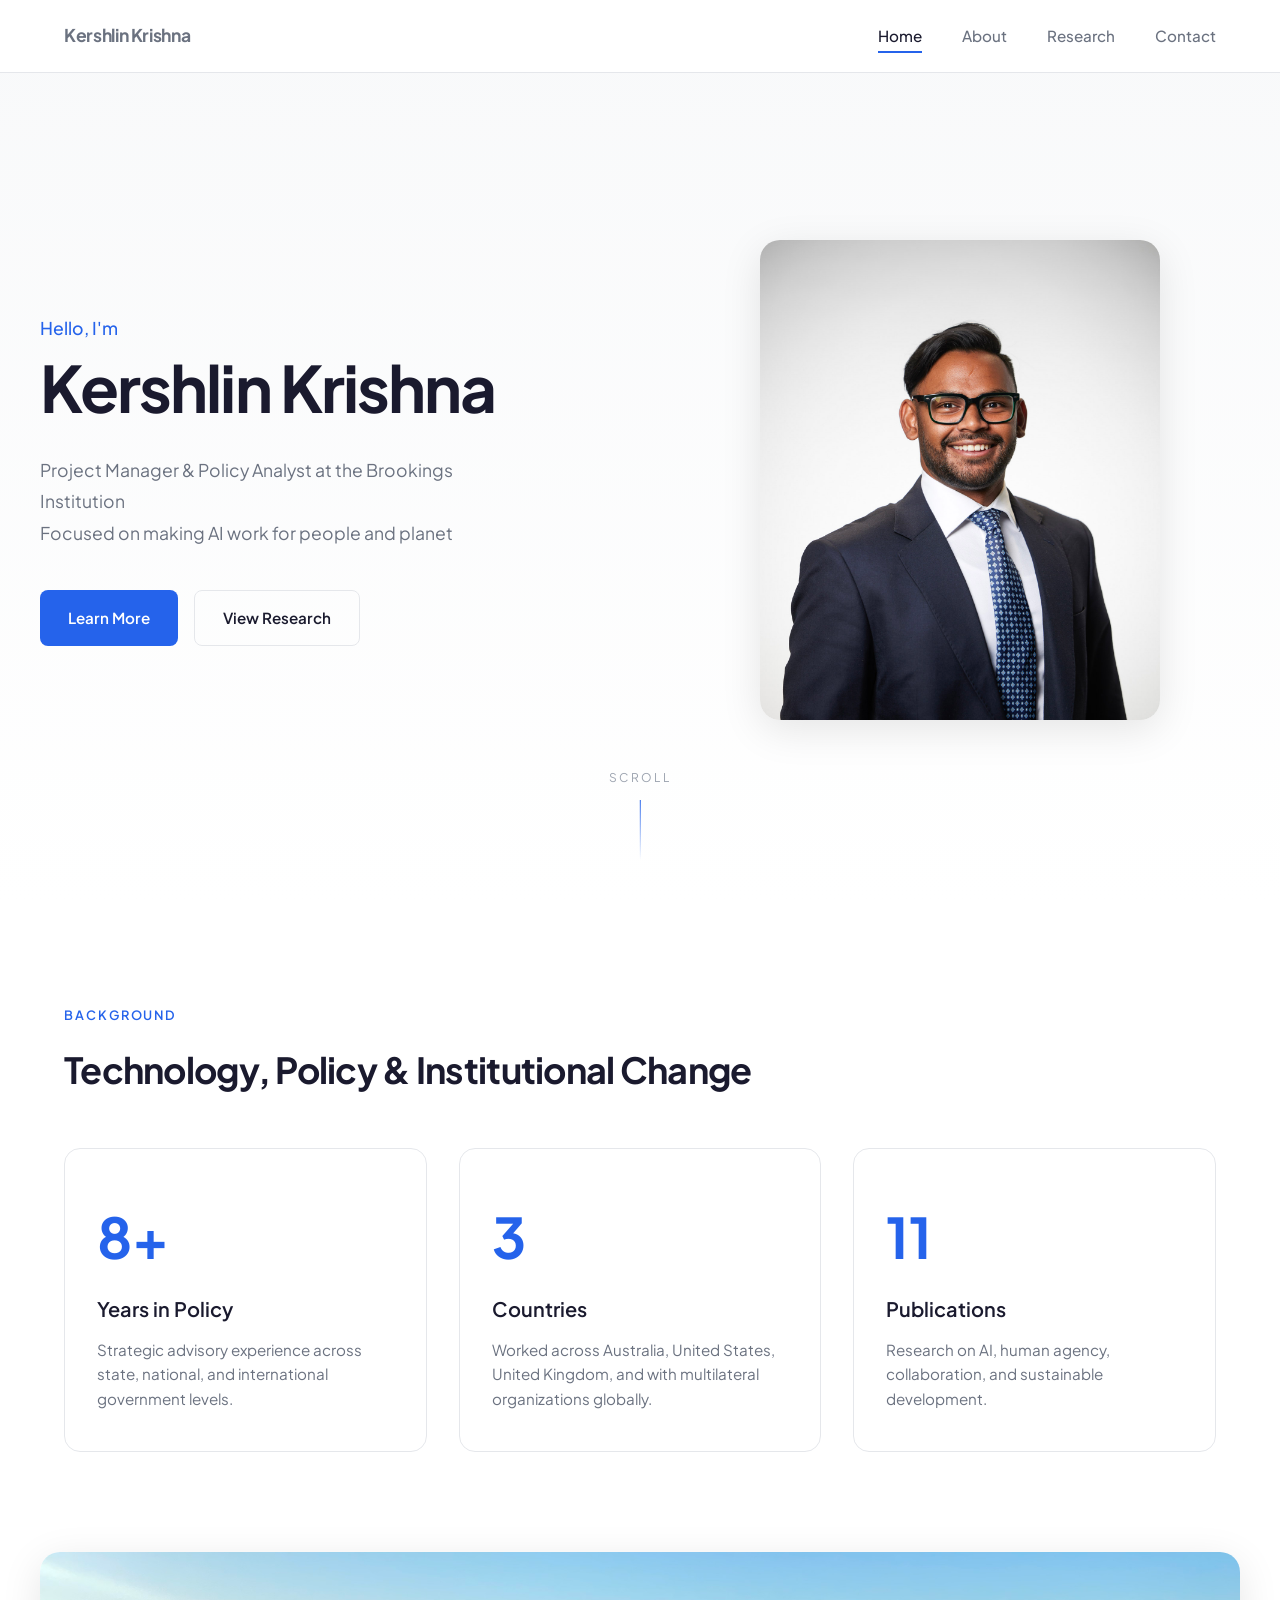
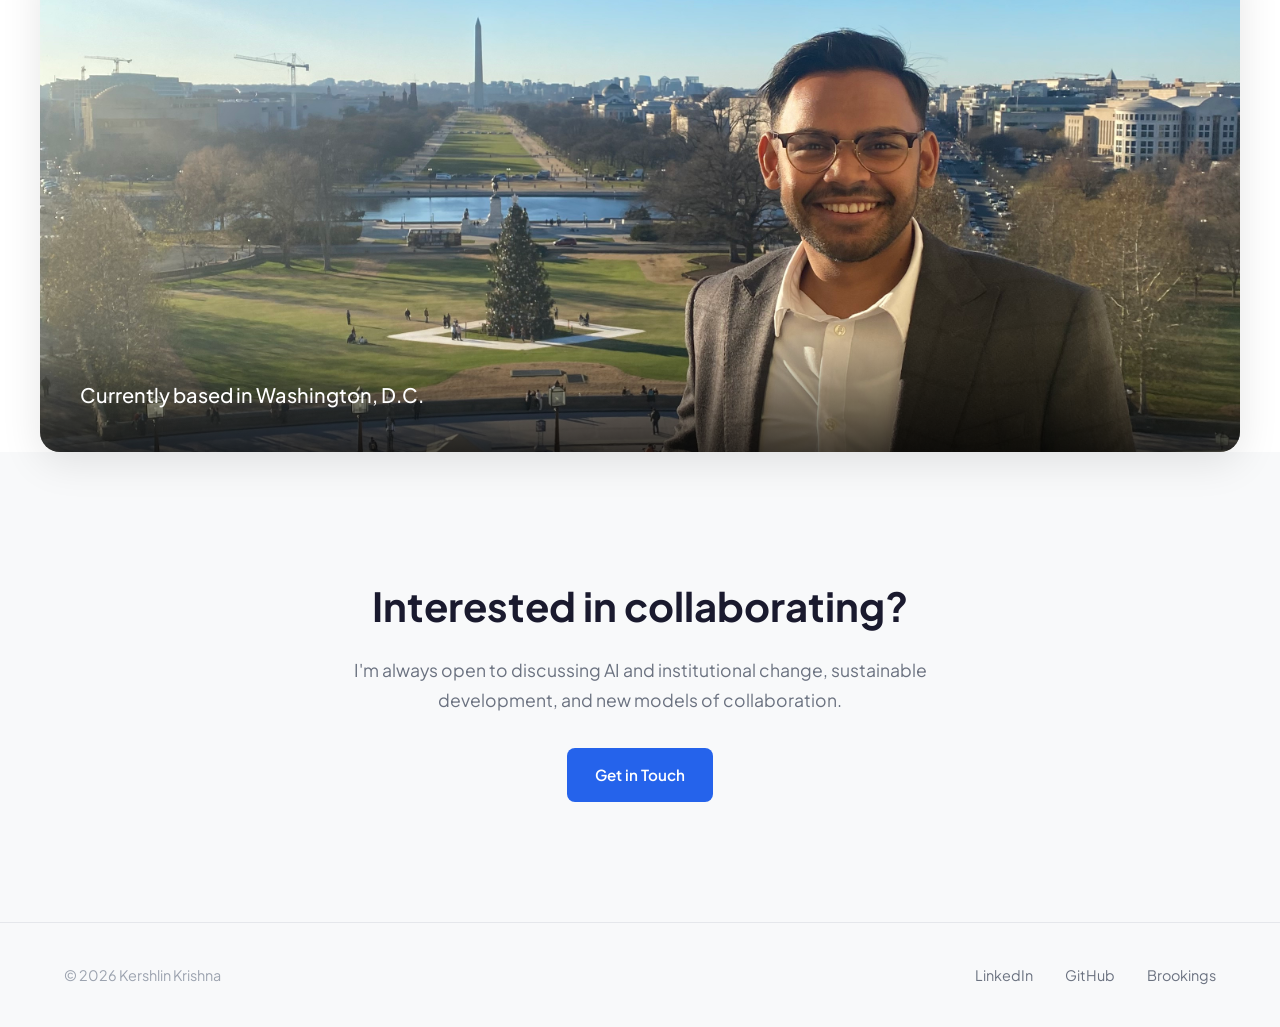
<file: index.html>
<!DOCTYPE html>
<html lang="en">
<head>
    <meta charset="UTF-8">
    <meta name="viewport" content="width=device-width, initial-scale=1.0">
    <title>Kershlin Krishna | Global Policy Professional</title>
    <link rel="stylesheet" href="styles.css">
    <link rel="icon" type="image/jpg" href="favicon.jpg">
    <link rel="preconnect" href="https://fonts.googleapis.com">
    <link rel="preconnect" href="https://fonts.gstatic.com" crossorigin>
    <link href="https://fonts.googleapis.com/css2?family=Plus+Jakarta+Sans:wght@300;400;500;600;700&display=swap" rel="stylesheet">
</head>
<body>
    <nav class="navbar">
        <div class="nav-container">
            <a href="/home" class="nav-logo">Kershlin Krishna</a>
            <ul class="nav-menu">
                <li><a href="/home" class="nav-link active">Home</a></li>
                <li><a href="/about" class="nav-link">About</a></li>
                <li><a href="/research" class="nav-link">Research</a></li>
                <li><a href="/contact" class="nav-link">Contact</a></li>
            </ul>
            <button class="nav-toggle" aria-label="Toggle menu">
                <span></span>
                <span></span>
                <span></span>
            </button>
        </div>
    </nav>

    <main>
        <section class="hero">
            <div class="hero-content">
                <div class="hero-text">
                    <p class="hero-greeting">Hello, I'm</p>
                    <h1 class="hero-title">Kershlin Krishna</h1>
                    <p class="hero-description">
                        Project Manager & Policy Analyst at the Brookings Institution<br>
                        Focused on making AI work for people and planet
                    </p>
                    <div class="hero-cta">
                        <a href="/about" class="btn btn-primary">Learn More</a>
                        <a href="/research" class="btn btn-secondary">View Research</a>
                    </div>
                </div>
                <div class="hero-image">
                    <div class="image-wrapper">
                        <img src="favicon_1.jpg" alt="Kershlin Krishna">
                    </div>
                </div>
            </div>
            <div class="hero-scroll">
                <span>Scroll</span>
                <div class="scroll-line"></div>
            </div>
        </section>

        <section class="highlights">
            <div class="container">
                <div class="section-header">
                    <span class="section-tag">Background</span>
                    <h2>Technology, Policy &amp; Institutional Change</h2>
                </div>
                <div class="highlights-grid">
                    <div class="highlight-card">
                        <div class="highlight-number">8+</div>
                        <h3>Years in Policy</h3>
                        <p>Strategic advisory experience across state, national, and international government levels.</p>
                    </div>
                    <div class="highlight-card">
                        <div class="highlight-number">3</div>
                        <h3>Countries</h3>
                        <p>Worked across Australia, United States, United Kingdom, and with multilateral organizations globally.</p>
                    </div>
                    <div class="highlight-card">
                        <div class="highlight-number">11</div>
                        <h3>Publications</h3>
                        <p>Research on AI, human agency, collaboration, and sustainable development.</p>
                    </div>
                </div>
            </div>
        </section>

        <section class="featured-image">
            <div class="featured-wrapper">
                <img src="favicon_4.jpeg" alt="Washington D.C. National Mall">
                <div class="featured-overlay">
                    <p class="featured-caption">Currently based in Washington, D.C.</p>
                </div>
            </div>
        </section>

        <section class="cta-section">
            <div class="container">
                <h2>Interested in collaborating?</h2>
                <p>I'm always open to discussing AI and institutional change, sustainable development, and new models of collaboration.</p>
                <a href="/contact" class="btn btn-primary">Get in Touch</a>
            </div>
        </section>
    </main>

    <footer>
        <div class="container">
            <div class="footer-content">
                <p>&copy; 2026 Kershlin Krishna</p>
                <div class="footer-links">
                    <a href="https://www.linkedin.com/in/kershlinkrishna/" target="_blank" rel="noopener noreferrer">LinkedIn</a>
                    <a href="https://github.com/kershlin23" target="_blank" rel="noopener noreferrer">GitHub</a>
                    <a href="https://www.brookings.edu/people/kershlin-krishna/" target="_blank" rel="noopener noreferrer">Brookings</a>
                </div>
            </div>
        </div>
    </footer>

    <script src="script.js"></script>
</body>
</html>
</file>
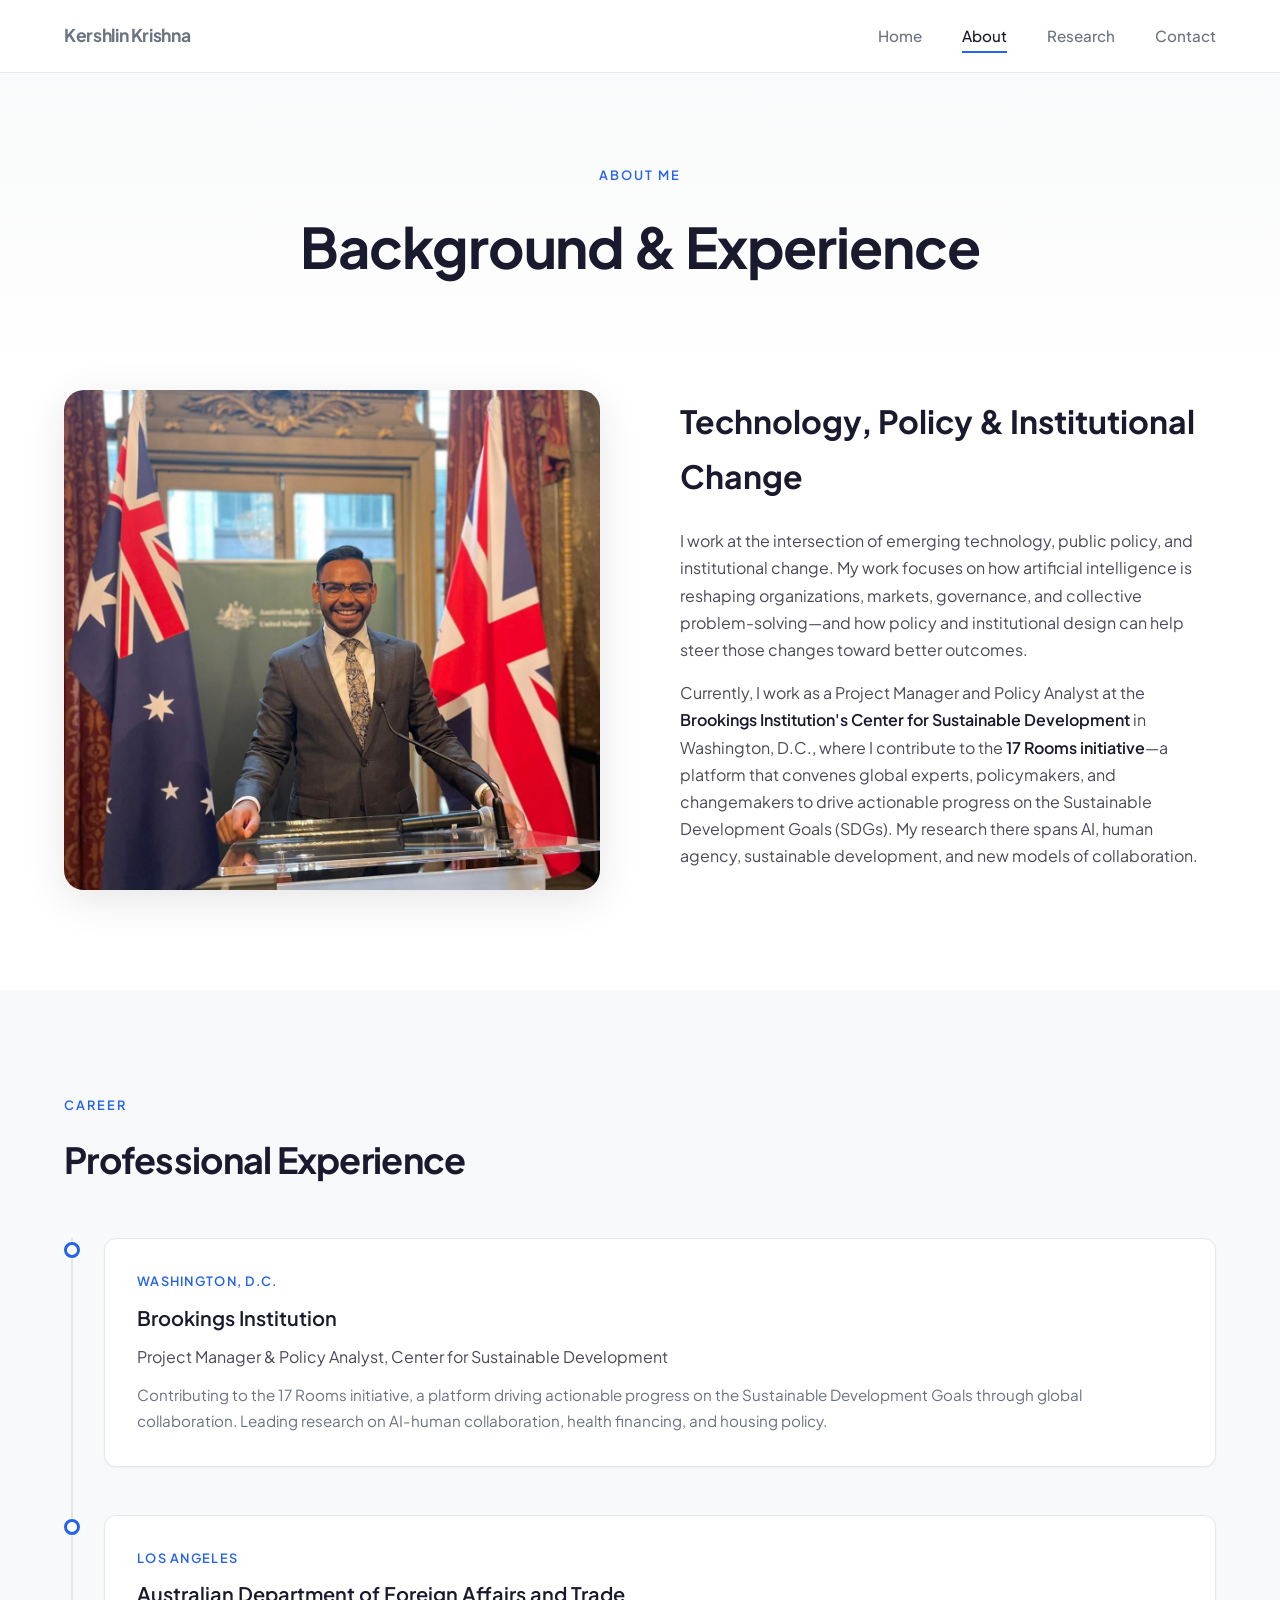
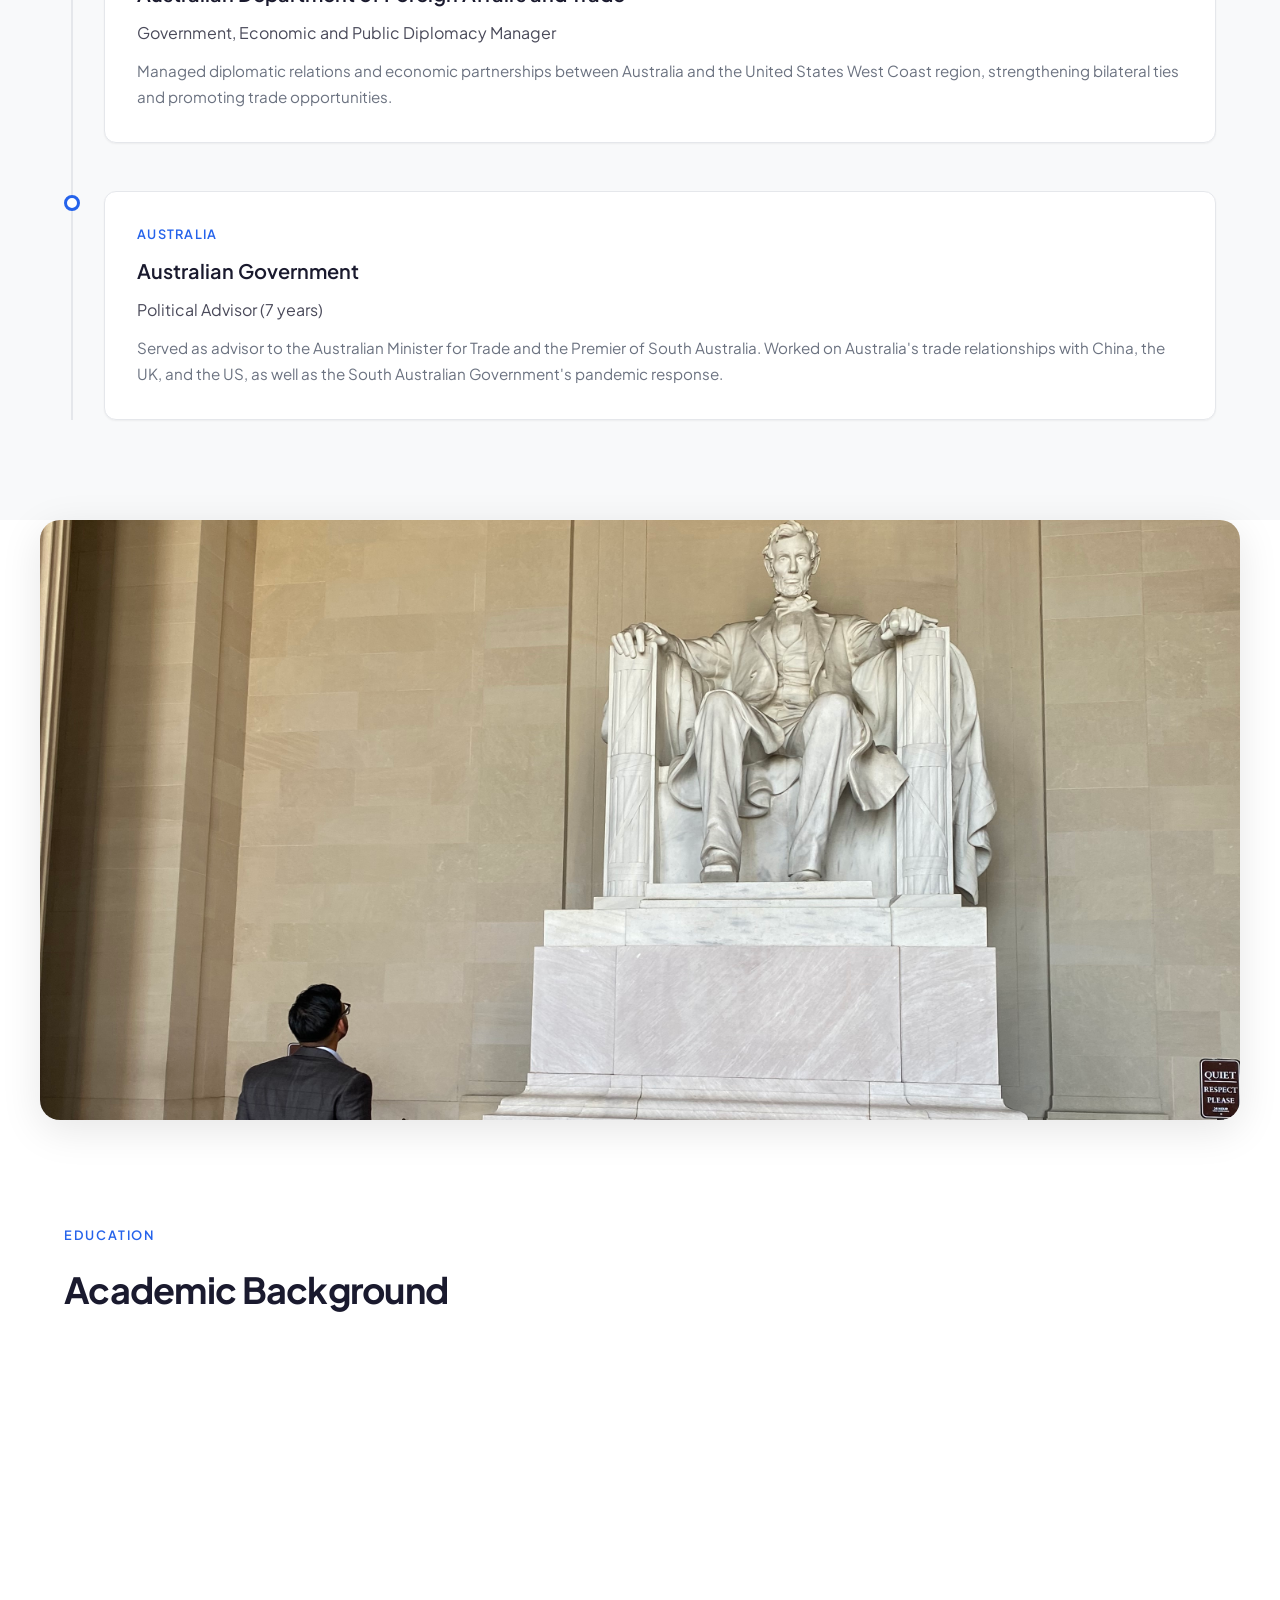
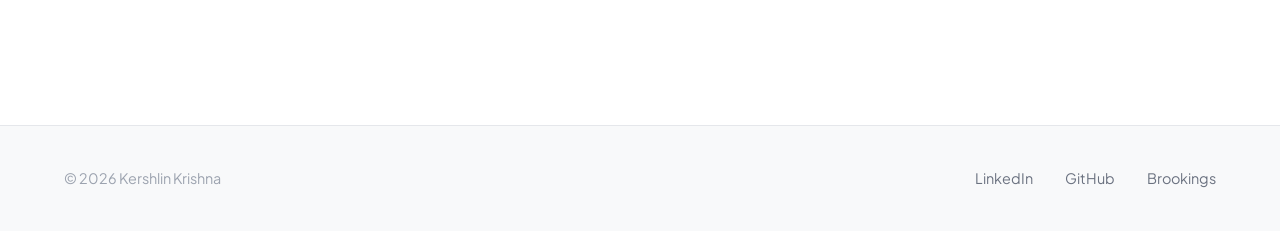
<file: about/index.html>
<!DOCTYPE html>
<html lang="en">
<head>
    <meta charset="UTF-8">
    <meta name="viewport" content="width=device-width, initial-scale=1.0">
    <title>About | Kershlin Krishna</title>
    <link rel="stylesheet" href="/styles.css">
    <link rel="icon" type="image/jpg" href="/favicon.jpg">
    <link rel="preconnect" href="https://fonts.googleapis.com">
    <link rel="preconnect" href="https://fonts.gstatic.com" crossorigin>
    <link href="https://fonts.googleapis.com/css2?family=Plus+Jakarta+Sans:wght@300;400;500;600;700&display=swap" rel="stylesheet">
</head>
<body>
    <nav class="navbar">
        <div class="nav-container">
            <a href="/home" class="nav-logo">Kershlin Krishna</a>
            <ul class="nav-menu">
                <li><a href="/home" class="nav-link">Home</a></li>
                <li><a href="/about" class="nav-link active">About</a></li>
                <li><a href="/research" class="nav-link">Research</a></li>
                <li><a href="/contact" class="nav-link">Contact</a></li>
            </ul>
            <button class="nav-toggle" aria-label="Toggle menu">
                <span></span>
                <span></span>
                <span></span>
            </button>
        </div>
    </nav>

    <main>
        <section class="page-hero">
            <div class="container">
                <span class="section-tag">About Me</span>
                <h1>Background & Experience</h1>
            </div>
        </section>

        <section class="about-intro">
            <div class="container">
                <div class="about-grid">
                    <div class="about-image">
                        <img src="/favicon_9.jpeg" alt="Kershlin Krishna">
                    </div>
                    <div class="about-text">
                        <h2>Technology, Policy &amp; Institutional Change</h2>
                        <p>
                            I work at the intersection of emerging technology, public policy, and institutional change. My work focuses on how artificial intelligence is reshaping organizations, markets, governance, and collective problem-solving—and how policy and institutional design can help steer those changes toward better outcomes.
                        </p>
                        <p>
                            Currently, I work as a Project Manager and Policy Analyst at the <strong>Brookings Institution's Center for Sustainable Development</strong> in Washington, D.C., where I contribute to the <strong>17 Rooms initiative</strong>—a platform that convenes global experts, policymakers, and changemakers to drive actionable progress on the Sustainable Development Goals (SDGs). My research there spans AI, human agency, sustainable development, and new models of collaboration.
                        </p>
                    </div>
                </div>
            </div>
        </section>

        <section class="experience">
            <div class="container">
                <div class="section-header">
                    <span class="section-tag">Career</span>
                    <h2>Professional Experience</h2>
                </div>

                <div class="timeline">
                    <div class="timeline-item">
                        <div class="timeline-marker"></div>
                        <div class="timeline-content">
                            <span class="timeline-location">Washington, D.C.</span>
                            <h3>Brookings Institution</h3>
                            <p class="timeline-role">Project Manager & Policy Analyst, Center for Sustainable Development</p>
                            <p class="timeline-desc">Contributing to the 17 Rooms initiative, a platform driving actionable progress on the Sustainable Development Goals through global collaboration. Leading research on AI-human collaboration, health financing, and housing policy.</p>
                        </div>
                    </div>

                    <div class="timeline-item">
                        <div class="timeline-marker"></div>
                        <div class="timeline-content">
                            <span class="timeline-location">Los Angeles</span>
                            <h3>Australian Department of Foreign Affairs and Trade</h3>
                            <p class="timeline-role">Government, Economic and Public Diplomacy Manager</p>
                            <p class="timeline-desc">Managed diplomatic relations and economic partnerships between Australia and the United States West Coast region, strengthening bilateral ties and promoting trade opportunities.</p>
                        </div>
                    </div>

                    <div class="timeline-item">
                        <div class="timeline-marker"></div>
                        <div class="timeline-content">
                            <span class="timeline-location">Australia</span>
                            <h3>Australian Government</h3>
                            <p class="timeline-role">Political Advisor (7 years)</p>
                            <p class="timeline-desc">Served as advisor to the Australian Minister for Trade and the Premier of South Australia. Worked on Australia's trade relationships with China, the UK, and the US, as well as the South Australian Government's pandemic response.</p>
                        </div>
                    </div>
                </div>
            </div>
        </section>

        <section class="featured-image about-featured">
            <div class="featured-wrapper">
                <img src="/favicon_2.jpeg" alt="Lincoln Memorial, Washington D.C.">
            </div>
        </section>

        <section class="education">
            <div class="container">
                <div class="section-header">
                    <span class="section-tag">Education</span>
                    <h2>Academic Background</h2>
                </div>

                <div class="education-grid">
                    <div class="education-card">
                        <div class="education-icon">
                            <svg xmlns="http://www.w3.org/2000/svg" width="32" height="32" viewBox="0 0 24 24" fill="none" stroke="currentColor" stroke-width="2" stroke-linecap="round" stroke-linejoin="round"><path d="M22 10v6M2 10l10-5 10 5-10 5z"/><path d="M6 12v5c3 3 9 3 12 0v-5"/></svg>
                        </div>
                        <h3>London School of Economics and Political Science</h3>
                        <p class="education-degree">Master of Public Policy</p>
                        <span class="education-distinction">Distinction</span>
                    </div>

                    <div class="education-card">
                        <div class="education-icon">
                            <svg xmlns="http://www.w3.org/2000/svg" width="32" height="32" viewBox="0 0 24 24" fill="none" stroke="currentColor" stroke-width="2" stroke-linecap="round" stroke-linejoin="round"><path d="M22 10v6M2 10l10-5 10 5-10 5z"/><path d="M6 12v5c3 3 9 3 12 0v-5"/></svg>
                        </div>
                        <h3>University of Adelaide</h3>
                        <p class="education-degree">Bachelor of Laws</p>
                        <p class="education-degree">Bachelor of Commerce</p>
                    </div>
                </div>
            </div>
        </section>
    </main>

    <footer>
        <div class="container">
            <div class="footer-content">
                <p>&copy; 2026 Kershlin Krishna</p>
                <div class="footer-links">
                    <a href="https://www.linkedin.com/in/kershlinkrishna/" target="_blank" rel="noopener noreferrer">LinkedIn</a>
                    <a href="https://github.com/kershlin23" target="_blank" rel="noopener noreferrer">GitHub</a>
                    <a href="https://www.brookings.edu/people/kershlin-krishna/" target="_blank" rel="noopener noreferrer">Brookings</a>
                </div>
            </div>
        </div>
    </footer>

    <script src="/script.js"></script>
</body>
</html>
</file>
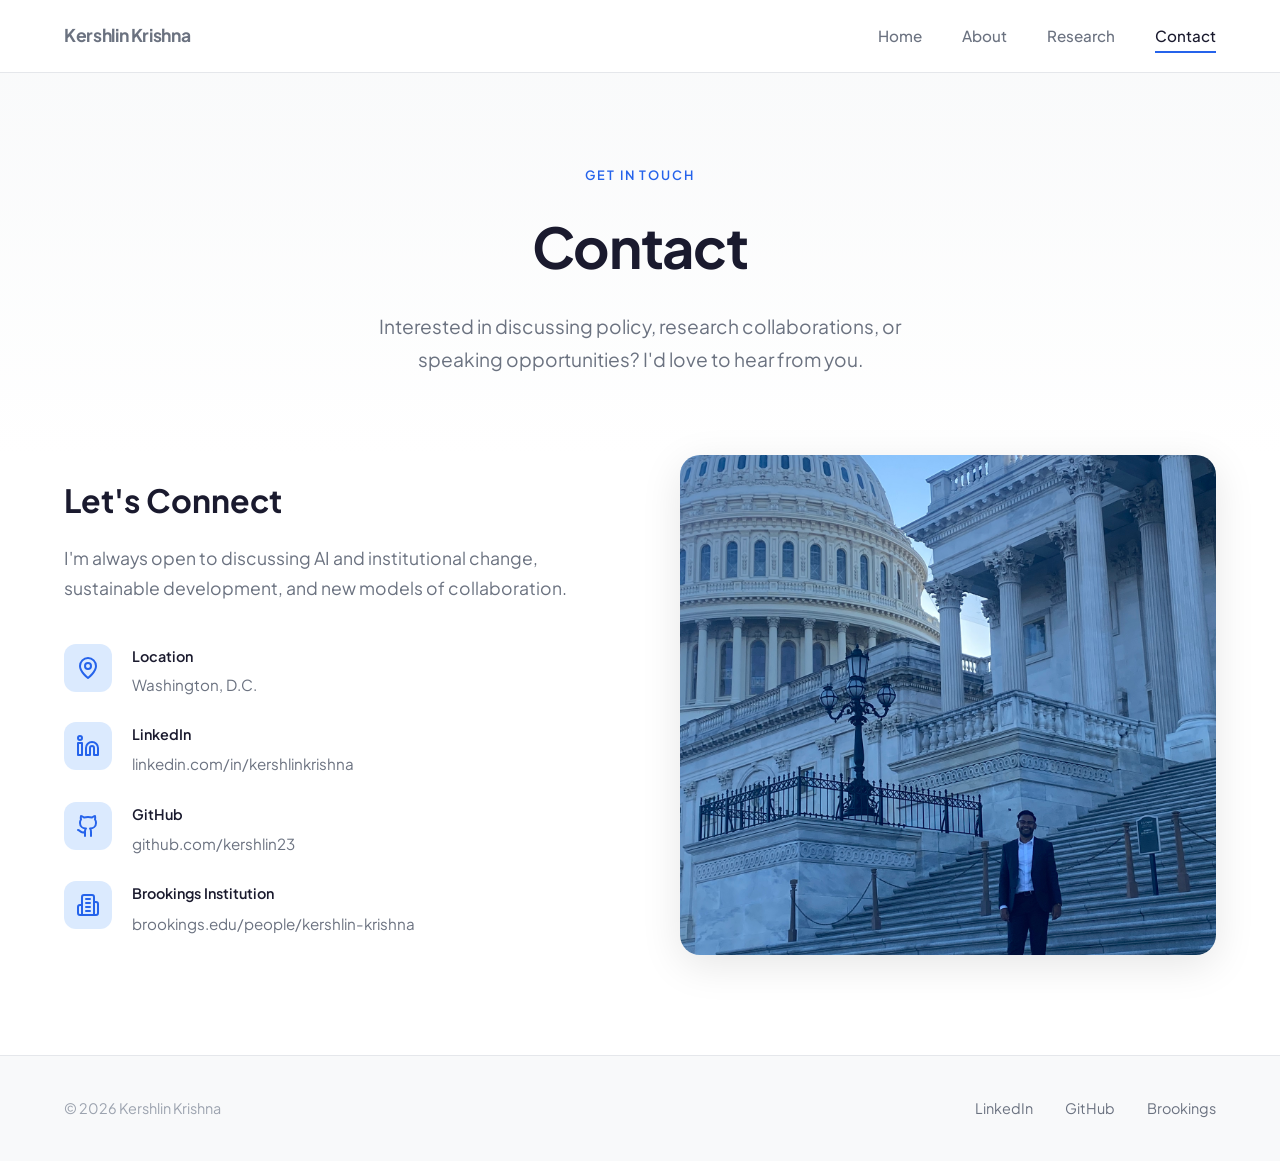
<file: contact/index.html>
<!DOCTYPE html>
<html lang="en">
<head>
    <meta charset="UTF-8">
    <meta name="viewport" content="width=device-width, initial-scale=1.0">
    <title>Contact | Kershlin Krishna</title>
    <link rel="stylesheet" href="/styles.css">
    <link rel="icon" type="image/jpg" href="/favicon.jpg">
    <link rel="preconnect" href="https://fonts.googleapis.com">
    <link rel="preconnect" href="https://fonts.gstatic.com" crossorigin>
    <link href="https://fonts.googleapis.com/css2?family=Plus+Jakarta+Sans:wght@300;400;500;600;700&display=swap" rel="stylesheet">
</head>
<body>
    <nav class="navbar">
        <div class="nav-container">
            <a href="/home" class="nav-logo">Kershlin Krishna</a>
            <ul class="nav-menu">
                <li><a href="/home" class="nav-link">Home</a></li>
                <li><a href="/about" class="nav-link">About</a></li>
                <li><a href="/research" class="nav-link">Research</a></li>
                <li><a href="/contact" class="nav-link active">Contact</a></li>
            </ul>
            <button class="nav-toggle" aria-label="Toggle menu">
                <span></span>
                <span></span>
                <span></span>
            </button>
        </div>
    </nav>

    <main>
        <section class="page-hero">
            <div class="container">
                <span class="section-tag">Get in Touch</span>
                <h1>Contact</h1>
                <p class="page-hero-desc">Interested in discussing policy, research collaborations, or speaking opportunities? I'd love to hear from you.</p>
            </div>
        </section>

        <section class="contact-section">
            <div class="container">
                <div class="contact-grid">
                    <div class="contact-info">
                        <h2>Let's Connect</h2>
                        <p>I'm always open to discussing AI and institutional change, sustainable development, and new models of collaboration.</p>

                        <div class="contact-methods">
                            <div class="contact-method">
                                <div class="contact-icon">
                                    <svg xmlns="http://www.w3.org/2000/svg" width="24" height="24" viewBox="0 0 24 24" fill="none" stroke="currentColor" stroke-width="2" stroke-linecap="round" stroke-linejoin="round"><path d="M20 10c0 6-8 12-8 12s-8-6-8-12a8 8 0 0 1 16 0Z"/><circle cx="12" cy="10" r="3"/></svg>
                                </div>
                                <div>
                                    <h3>Location</h3>
                                    <p>Washington, D.C.</p>
                                </div>
                            </div>

                            <div class="contact-method">
                                <div class="contact-icon">
                                    <svg xmlns="http://www.w3.org/2000/svg" width="24" height="24" viewBox="0 0 24 24" fill="none" stroke="currentColor" stroke-width="2" stroke-linecap="round" stroke-linejoin="round"><path d="M16 8a6 6 0 0 1 6 6v7h-4v-7a2 2 0 0 0-2-2 2 2 0 0 0-2 2v7h-4v-7a6 6 0 0 1 6-6z"/><rect width="4" height="12" x="2" y="9"/><circle cx="4" cy="4" r="2"/></svg>
                                </div>
                                <div>
                                    <h3>LinkedIn</h3>
                                    <a href="https://www.linkedin.com/in/kershlinkrishna/" target="_blank" rel="noopener noreferrer">linkedin.com/in/kershlinkrishna</a>
                                </div>
                            </div>

                            <div class="contact-method">
                                <div class="contact-icon">
                                    <svg xmlns="http://www.w3.org/2000/svg" width="24" height="24" viewBox="0 0 24 24" fill="none" stroke="currentColor" stroke-width="2" stroke-linecap="round" stroke-linejoin="round"><path d="M15 22v-4a4.8 4.8 0 0 0-1-3.5c3 0 6-2 6-5.5.08-1.25-.27-2.48-1-3.5.28-1.15.28-2.35 0-3.5 0 0-1 0-3 1.5-2.64-.5-5.36-.5-8 0C6 2 5 2 5 2c-.3 1.15-.3 2.35 0 3.5A5.403 5.403 0 0 0 4 9c0 3.5 3 5.5 6 5.5-.39.49-.68 1.05-.85 1.65-.17.6-.22 1.23-.15 1.85v4"/><path d="M9 18c-4.51 2-5-2-7-2"/></svg>
                                </div>
                                <div>
                                    <h3>GitHub</h3>
                                    <a href="https://github.com/kershlin23" target="_blank" rel="noopener noreferrer">github.com/kershlin23</a>
                                </div>
                            </div>

                            <div class="contact-method">
                                <div class="contact-icon">
                                    <svg xmlns="http://www.w3.org/2000/svg" width="24" height="24" viewBox="0 0 24 24" fill="none" stroke="currentColor" stroke-width="2" stroke-linecap="round" stroke-linejoin="round"><path d="M6 22V4a2 2 0 0 1 2-2h8a2 2 0 0 1 2 2v18Z"/><path d="M6 12H4a2 2 0 0 0-2 2v6a2 2 0 0 0 2 2h2"/><path d="M18 9h2a2 2 0 0 1 2 2v9a2 2 0 0 1-2 2h-2"/><path d="M10 6h4"/><path d="M10 10h4"/><path d="M10 14h4"/><path d="M10 18h4"/></svg>
                                </div>
                                <div>
                                    <h3>Brookings Institution</h3>
                                    <a href="https://www.brookings.edu/people/kershlin-krishna/" target="_blank" rel="noopener noreferrer">brookings.edu/people/kershlin-krishna</a>
                                </div>
                            </div>
                        </div>
                    </div>

                    <div class="contact-image">
                        <img src="/favicon_3.jpeg" alt="Washington D.C.">
                    </div>
                </div>
            </div>
        </section>
    </main>

    <footer>
        <div class="container">
            <div class="footer-content">
                <p>&copy; 2026 Kershlin Krishna</p>
                <div class="footer-links">
                    <a href="https://www.linkedin.com/in/kershlinkrishna/" target="_blank" rel="noopener noreferrer">LinkedIn</a>
                    <a href="https://github.com/kershlin23" target="_blank" rel="noopener noreferrer">GitHub</a>
                    <a href="https://www.brookings.edu/people/kershlin-krishna/" target="_blank" rel="noopener noreferrer">Brookings</a>
                </div>
            </div>
        </div>
    </footer>

    <script src="/script.js"></script>
</body>
</html>
</file>
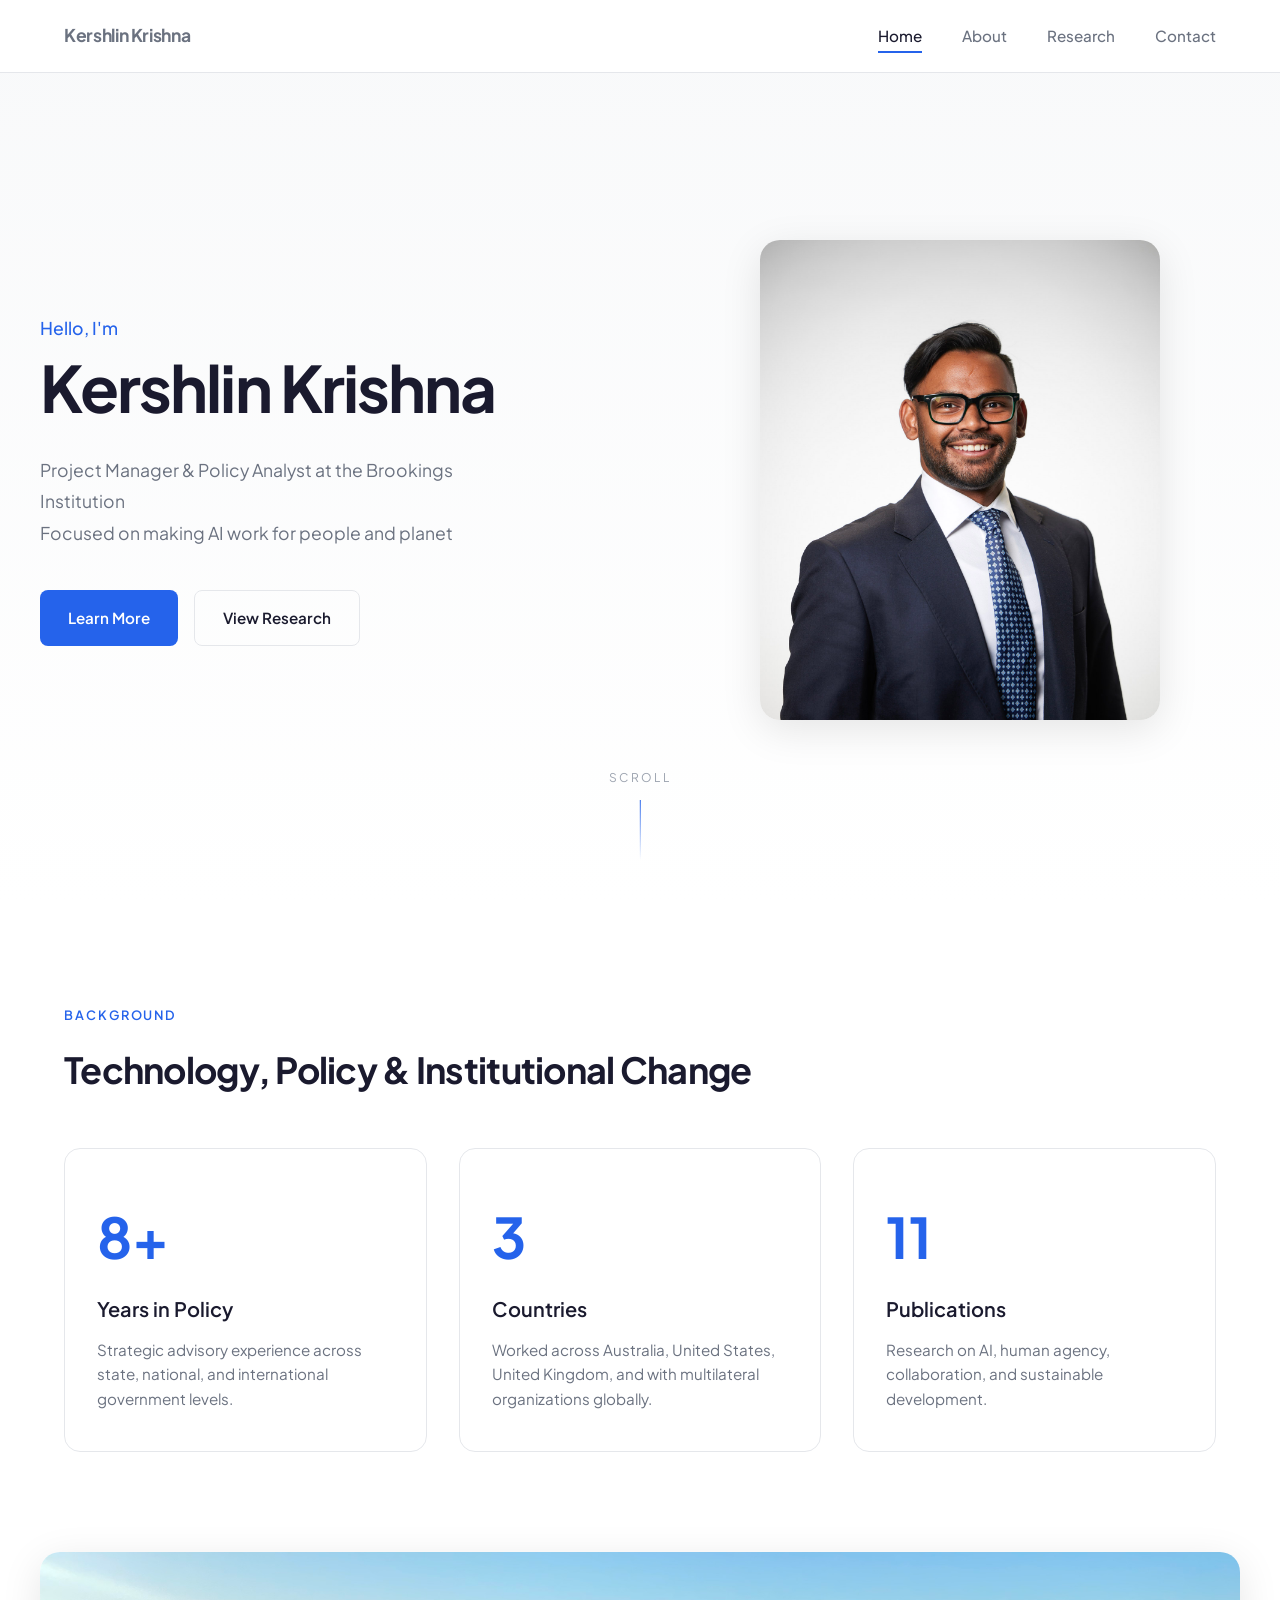
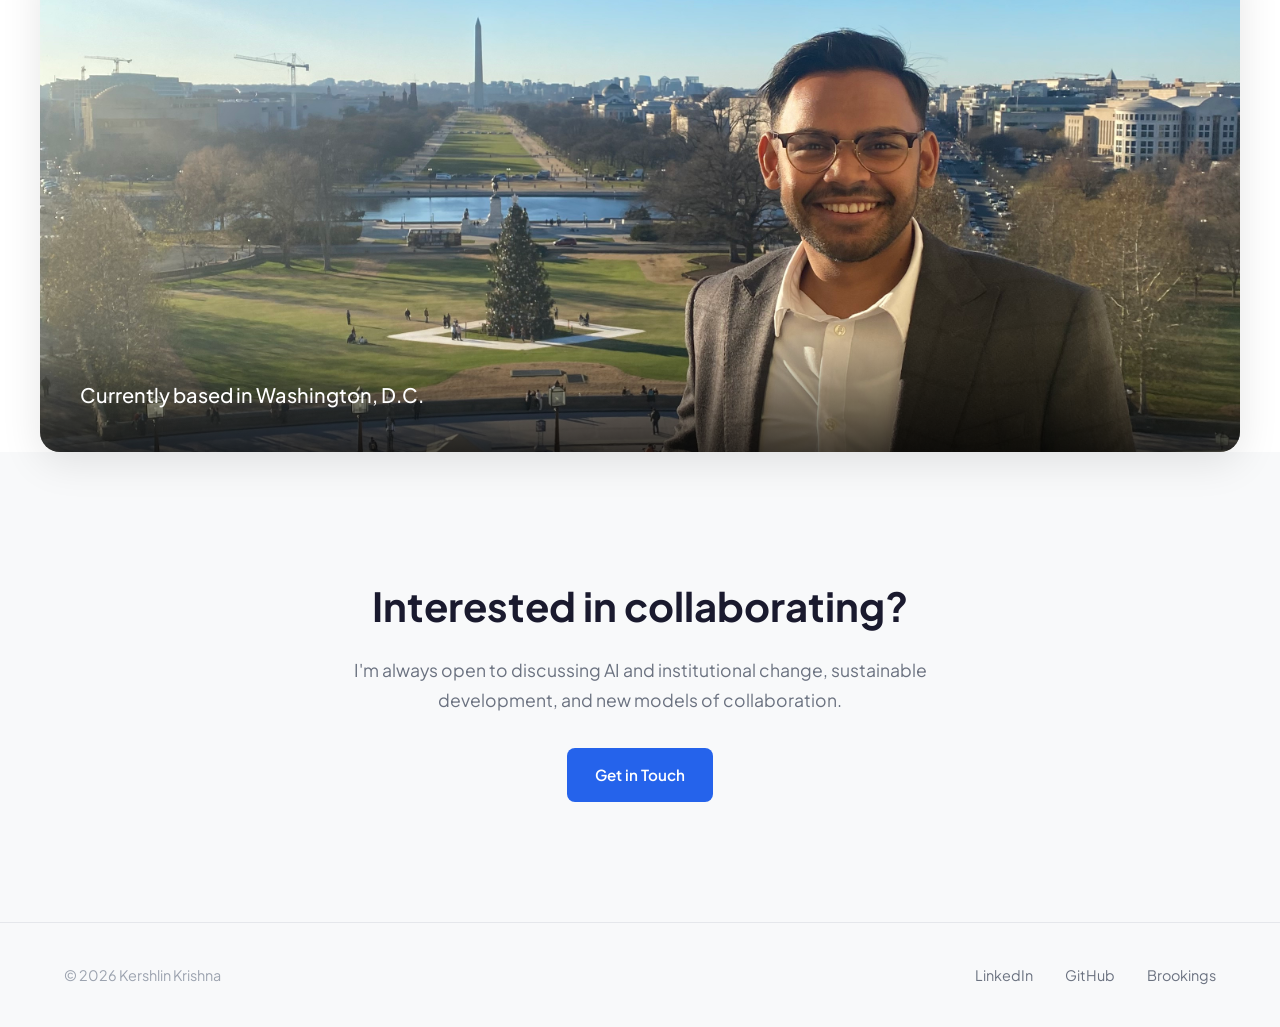
<file: home/index.html>
<!DOCTYPE html>
<html lang="en">
<head>
    <meta charset="UTF-8">
    <meta name="viewport" content="width=device-width, initial-scale=1.0">
    <title>Kershlin Krishna | Global Policy Professional</title>
    <link rel="stylesheet" href="/styles.css">
    <link rel="icon" type="image/jpg" href="/favicon.jpg">
    <link rel="preconnect" href="https://fonts.googleapis.com">
    <link rel="preconnect" href="https://fonts.gstatic.com" crossorigin>
    <link href="https://fonts.googleapis.com/css2?family=Plus+Jakarta+Sans:wght@300;400;500;600;700&display=swap" rel="stylesheet">
</head>
<body>
    <nav class="navbar">
        <div class="nav-container">
            <a href="/home" class="nav-logo">Kershlin Krishna</a>
            <ul class="nav-menu">
                <li><a href="/home" class="nav-link active">Home</a></li>
                <li><a href="/about" class="nav-link">About</a></li>
                <li><a href="/research" class="nav-link">Research</a></li>
                <li><a href="/contact" class="nav-link">Contact</a></li>
            </ul>
            <button class="nav-toggle" aria-label="Toggle menu">
                <span></span>
                <span></span>
                <span></span>
            </button>
        </div>
    </nav>

    <main>
        <section class="hero">
            <div class="hero-content">
                <div class="hero-text">
                    <p class="hero-greeting">Hello, I'm</p>
                    <h1 class="hero-title">Kershlin Krishna</h1>
                    <p class="hero-description">
                        Project Manager & Policy Analyst at the Brookings Institution<br>
                        Focused on making AI work for people and planet
                    </p>
                    <div class="hero-cta">
                        <a href="/about" class="btn btn-primary">Learn More</a>
                        <a href="/research" class="btn btn-secondary">View Research</a>
                    </div>
                </div>
                <div class="hero-image">
                    <div class="image-wrapper">
                        <img src="/favicon_1.jpg" alt="Kershlin Krishna">
                    </div>
                </div>
            </div>
            <div class="hero-scroll">
                <span>Scroll</span>
                <div class="scroll-line"></div>
            </div>
        </section>

        <section class="highlights">
            <div class="container">
                <div class="section-header">
                    <span class="section-tag">Background</span>
                    <h2>Technology, Policy &amp; Institutional Change</h2>
                </div>
                <div class="highlights-grid">
                    <div class="highlight-card">
                        <div class="highlight-number">8+</div>
                        <h3>Years in Policy</h3>
                        <p>Strategic advisory experience across state, national, and international government levels.</p>
                    </div>
                    <div class="highlight-card">
                        <div class="highlight-number">3</div>
                        <h3>Countries</h3>
                        <p>Worked across Australia, United States, United Kingdom, and with multilateral organizations globally.</p>
                    </div>
                    <div class="highlight-card">
                        <div class="highlight-number">11</div>
                        <h3>Publications</h3>
                        <p>Research on AI, human agency, collaboration, and sustainable development.</p>
                    </div>
                </div>
            </div>
        </section>

        <section class="featured-image">
            <div class="featured-wrapper">
                <img src="/favicon_4.jpeg" alt="Washington D.C. National Mall">
                <div class="featured-overlay">
                    <p class="featured-caption">Currently based in Washington, D.C.</p>
                </div>
            </div>
        </section>

        <section class="cta-section">
            <div class="container">
                <h2>Interested in collaborating?</h2>
                <p>I'm always open to discussing AI and institutional change, sustainable development, and new models of collaboration.</p>
                <a href="/contact" class="btn btn-primary">Get in Touch</a>
            </div>
        </section>
    </main>

    <footer>
        <div class="container">
            <div class="footer-content">
                <p>&copy; 2026 Kershlin Krishna</p>
                <div class="footer-links">
                    <a href="https://www.linkedin.com/in/kershlinkrishna/" target="_blank" rel="noopener noreferrer">LinkedIn</a>
                    <a href="https://github.com/kershlin23" target="_blank" rel="noopener noreferrer">GitHub</a>
                    <a href="https://www.brookings.edu/people/kershlin-krishna/" target="_blank" rel="noopener noreferrer">Brookings</a>
                </div>
            </div>
        </div>
    </footer>

    <script src="/script.js"></script>
</body>
</html>
</file>
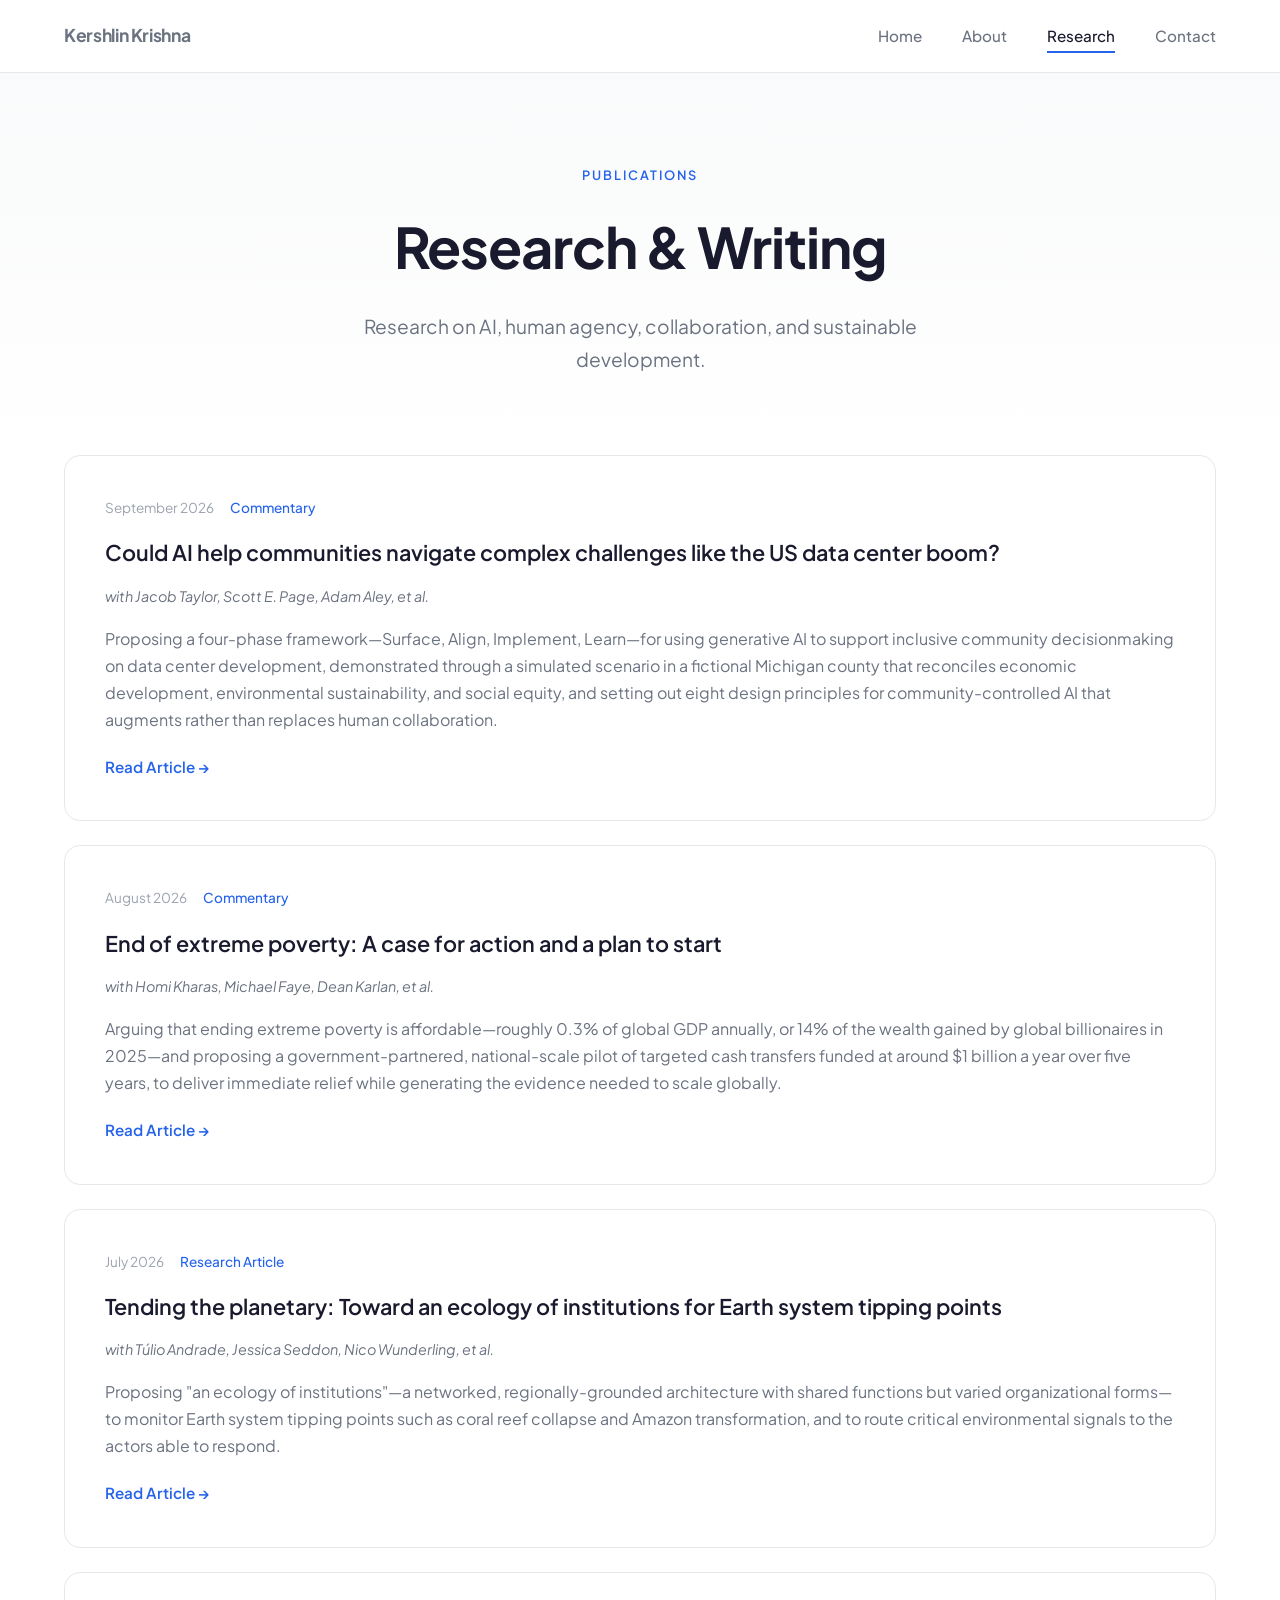
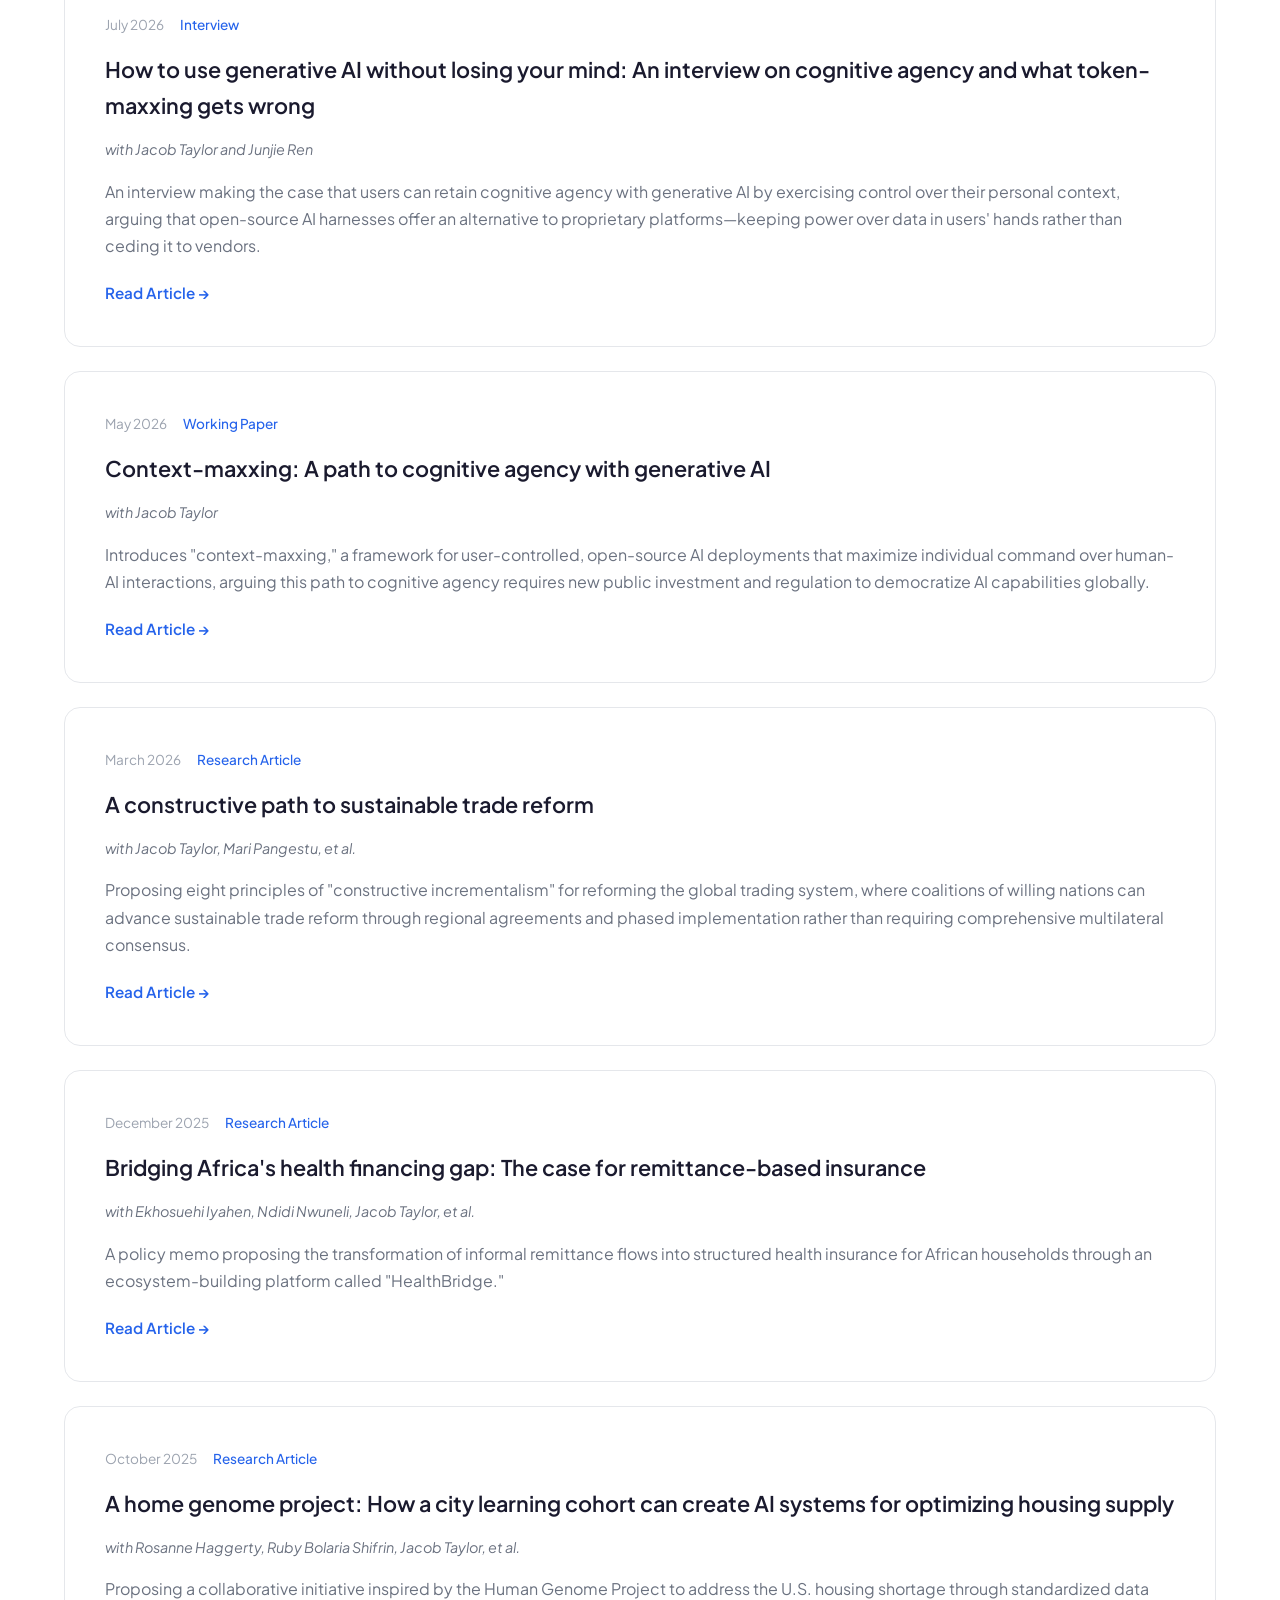
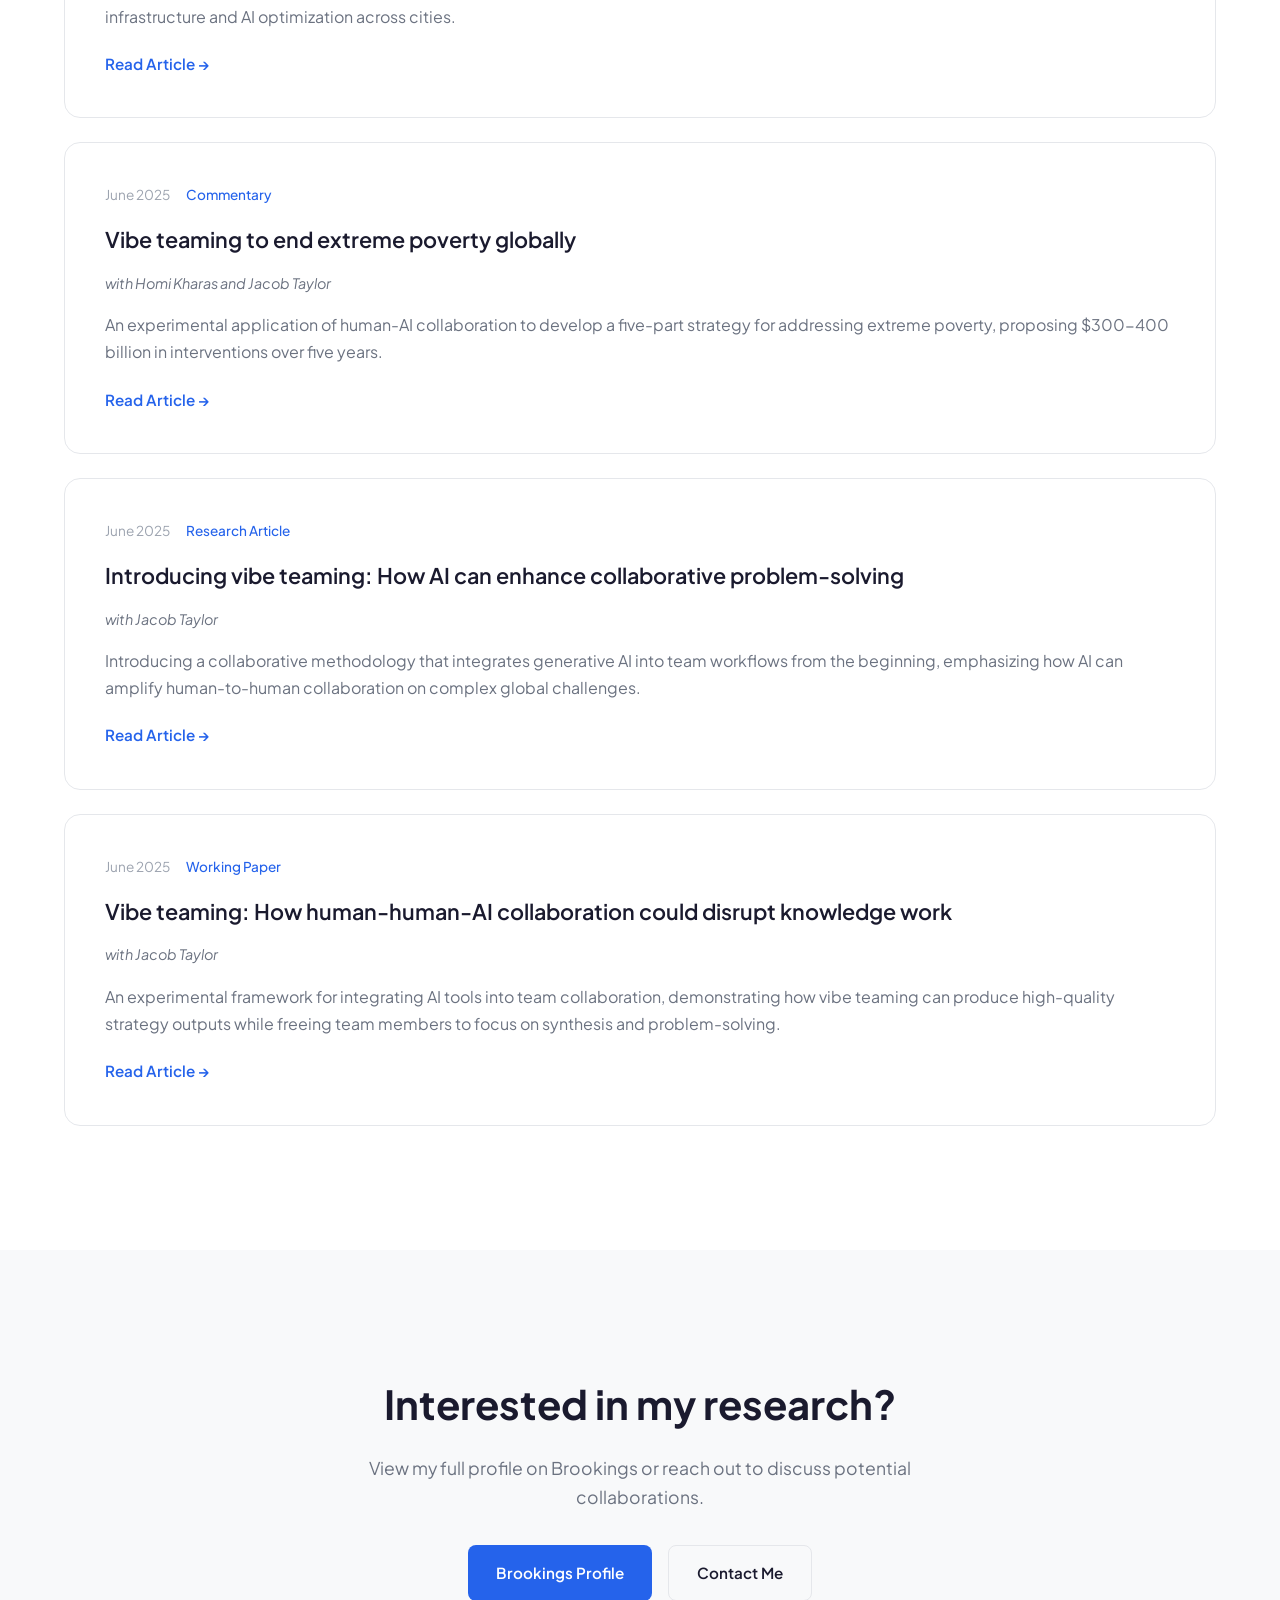
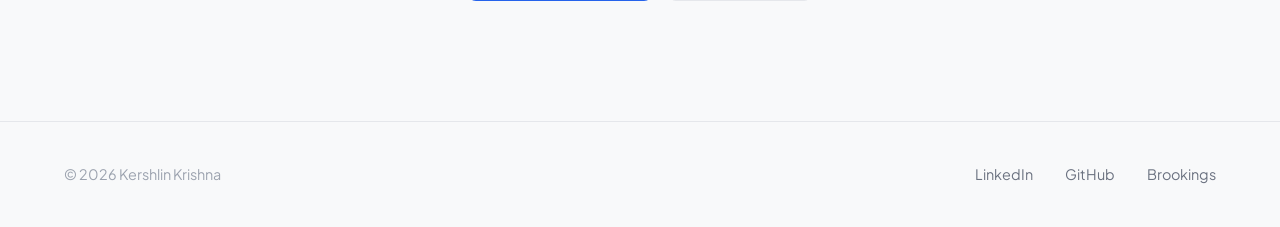
<file: research/index.html>
<!DOCTYPE html>
<html lang="en">
<head>
    <meta charset="UTF-8">
    <meta name="viewport" content="width=device-width, initial-scale=1.0">
    <title>Research | Kershlin Krishna</title>
    <link rel="stylesheet" href="/styles.css">
    <link rel="icon" type="image/jpg" href="/favicon.jpg">
    <link rel="preconnect" href="https://fonts.googleapis.com">
    <link rel="preconnect" href="https://fonts.gstatic.com" crossorigin>
    <link href="https://fonts.googleapis.com/css2?family=Plus+Jakarta+Sans:wght@300;400;500;600;700&display=swap" rel="stylesheet">
</head>
<body>
    <nav class="navbar">
        <div class="nav-container">
            <a href="/home" class="nav-logo">Kershlin Krishna</a>
            <ul class="nav-menu">
                <li><a href="/home" class="nav-link">Home</a></li>
                <li><a href="/about" class="nav-link">About</a></li>
                <li><a href="/research" class="nav-link active">Research</a></li>
                <li><a href="/contact" class="nav-link">Contact</a></li>
            </ul>
            <button class="nav-toggle" aria-label="Toggle menu">
                <span></span>
                <span></span>
                <span></span>
            </button>
        </div>
    </nav>

    <main>
        <section class="page-hero">
            <div class="container">
                <span class="section-tag">Publications</span>
                <h1>Research & Writing</h1>
                <p class="page-hero-desc">Research on AI, human agency, collaboration, and sustainable development.</p>
            </div>
        </section>

        <section class="research-list">
            <div class="container">
                <article class="research-card">
                    <div class="research-meta">
                        <span class="research-date">September 2026</span>
                        <span class="research-type">Commentary</span>
                    </div>
                    <h2><a href="https://www.brookings.edu/articles/ai-community-problem-solving-data-centers/" target="_blank" rel="noopener noreferrer">Could AI help communities navigate complex challenges like the US data center boom?</a></h2>
                    <p class="research-authors">with Jacob Taylor, Scott E. Page, Adam Aley, et al.</p>
                    <p class="research-desc">Proposing a four-phase framework—Surface, Align, Implement, Learn—for using generative AI to support inclusive community decisionmaking on data center development, demonstrated through a simulated scenario in a fictional Michigan county that reconciles economic development, environmental sustainability, and social equity, and setting out eight design principles for community-controlled AI that augments rather than replaces human collaboration.</p>
                    <a href="https://www.brookings.edu/articles/ai-community-problem-solving-data-centers/" target="_blank" rel="noopener noreferrer" class="research-link">Read Article →</a>
                </article>

                <article class="research-card">
                    <div class="research-meta">
                        <span class="research-date">August 2026</span>
                        <span class="research-type">Commentary</span>
                    </div>
                    <h2><a href="https://www.brookings.edu/articles/end-of-extreme-poverty-a-case-for-action-and-a-plan-to-start/" target="_blank" rel="noopener noreferrer">End of extreme poverty: A case for action and a plan to start</a></h2>
                    <p class="research-authors">with Homi Kharas, Michael Faye, Dean Karlan, et al.</p>
                    <p class="research-desc">Arguing that ending extreme poverty is affordable—roughly 0.3% of global GDP annually, or 14% of the wealth gained by global billionaires in 2025—and proposing a government-partnered, national-scale pilot of targeted cash transfers funded at around $1 billion a year over five years, to deliver immediate relief while generating the evidence needed to scale globally.</p>
                    <a href="https://www.brookings.edu/articles/end-of-extreme-poverty-a-case-for-action-and-a-plan-to-start/" target="_blank" rel="noopener noreferrer" class="research-link">Read Article →</a>
                </article>

                <article class="research-card">
                    <div class="research-meta">
                        <span class="research-date">July 2026</span>
                        <span class="research-type">Research Article</span>
                    </div>
                    <h2><a href="https://www.brookings.edu/articles/governing-earth-system-tipping-points/" target="_blank" rel="noopener noreferrer">Tending the planetary: Toward an ecology of institutions for Earth system tipping points</a></h2>
                    <p class="research-authors">with Túlio Andrade, Jessica Seddon, Nico Wunderling, et al.</p>
                    <p class="research-desc">Proposing "an ecology of institutions"—a networked, regionally-grounded architecture with shared functions but varied organizational forms—to monitor Earth system tipping points such as coral reef collapse and Amazon transformation, and to route critical environmental signals to the actors able to respond.</p>
                    <a href="https://www.brookings.edu/articles/governing-earth-system-tipping-points/" target="_blank" rel="noopener noreferrer" class="research-link">Read Article →</a>
                </article>

                <article class="research-card">
                    <div class="research-meta">
                        <span class="research-date">July 2026</span>
                        <span class="research-type">Interview</span>
                    </div>
                    <h2><a href="https://www.brookings.edu/articles/context-maxxing-ai-cognitive-agency/" target="_blank" rel="noopener noreferrer">How to use generative AI without losing your mind: An interview on cognitive agency and what token-maxxing gets wrong</a></h2>
                    <p class="research-authors">with Jacob Taylor and Junjie Ren</p>
                    <p class="research-desc">An interview making the case that users can retain cognitive agency with generative AI by exercising control over their personal context, arguing that open-source AI harnesses offer an alternative to proprietary platforms—keeping power over data in users' hands rather than ceding it to vendors.</p>
                    <a href="https://www.brookings.edu/articles/context-maxxing-ai-cognitive-agency/" target="_blank" rel="noopener noreferrer" class="research-link">Read Article →</a>
                </article>

                <article class="research-card">
                    <div class="research-meta">
                        <span class="research-date">May 2026</span>
                        <span class="research-type">Working Paper</span>
                    </div>
                    <h2><a href="https://www.brookings.edu/articles/context-maxxing-cognitive-agency-generative-ai/" target="_blank" rel="noopener noreferrer">Context-maxxing: A path to cognitive agency with generative AI</a></h2>
                    <p class="research-authors">with Jacob Taylor</p>
                    <p class="research-desc">Introduces "context-maxxing," a framework for user-controlled, open-source AI deployments that maximize individual command over human-AI interactions, arguing this path to cognitive agency requires new public investment and regulation to democratize AI capabilities globally.</p>
                    <a href="https://www.brookings.edu/articles/context-maxxing-cognitive-agency-generative-ai/" target="_blank" rel="noopener noreferrer" class="research-link">Read Article →</a>
                </article>

                <article class="research-card">
                    <div class="research-meta">
                        <span class="research-date">March 2026</span>
                        <span class="research-type">Research Article</span>
                    </div>
                    <h2><a href="https://www.brookings.edu/articles/a-constructive-path-to-sustainable-trade-reform/" target="_blank" rel="noopener noreferrer">A constructive path to sustainable trade reform</a></h2>
                    <p class="research-authors">with Jacob Taylor, Mari Pangestu, et al.</p>
                    <p class="research-desc">Proposing eight principles of "constructive incrementalism" for reforming the global trading system, where coalitions of willing nations can advance sustainable trade reform through regional agreements and phased implementation rather than requiring comprehensive multilateral consensus.</p>
                    <a href="https://www.brookings.edu/articles/a-constructive-path-to-sustainable-trade-reform/" target="_blank" rel="noopener noreferrer" class="research-link">Read Article →</a>
                </article>

                <article class="research-card">
                    <div class="research-meta">
                        <span class="research-date">December 2025</span>
                        <span class="research-type">Research Article</span>
                    </div>
                    <h2><a href="https://www.brookings.edu/articles/africa-health-financing-remittance-based-insurance/" target="_blank" rel="noopener noreferrer">Bridging Africa's health financing gap: The case for remittance-based insurance</a></h2>
                    <p class="research-authors">with Ekhosuehi Iyahen, Ndidi Nwuneli, Jacob Taylor, et al.</p>
                    <p class="research-desc">A policy memo proposing the transformation of informal remittance flows into structured health insurance for African households through an ecosystem-building platform called "HealthBridge."</p>
                    <a href="https://www.brookings.edu/articles/africa-health-financing-remittance-based-insurance/" target="_blank" rel="noopener noreferrer" class="research-link">Read Article →</a>
                </article>

                <article class="research-card">
                    <div class="research-meta">
                        <span class="research-date">October 2025</span>
                        <span class="research-type">Research Article</span>
                    </div>
                    <h2><a href="https://www.brookings.edu/articles/home-genome-project-ai-housing-supply/" target="_blank" rel="noopener noreferrer">A home genome project: How a city learning cohort can create AI systems for optimizing housing supply</a></h2>
                    <p class="research-authors">with Rosanne Haggerty, Ruby Bolaria Shifrin, Jacob Taylor, et al.</p>
                    <p class="research-desc">Proposing a collaborative initiative inspired by the Human Genome Project to address the U.S. housing shortage through standardized data infrastructure and AI optimization across cities.</p>
                    <a href="https://www.brookings.edu/articles/home-genome-project-ai-housing-supply/" target="_blank" rel="noopener noreferrer" class="research-link">Read Article →</a>
                </article>

                <article class="research-card">
                    <div class="research-meta">
                        <span class="research-date">June 2025</span>
                        <span class="research-type">Commentary</span>
                    </div>
                    <h2><a href="https://www.brookings.edu/articles/vibe-teaming-to-end-extreme-poverty-globally/" target="_blank" rel="noopener noreferrer">Vibe teaming to end extreme poverty globally</a></h2>
                    <p class="research-authors">with Homi Kharas and Jacob Taylor</p>
                    <p class="research-desc">An experimental application of human-AI collaboration to develop a five-part strategy for addressing extreme poverty, proposing $300-400 billion in interventions over five years.</p>
                    <a href="https://www.brookings.edu/articles/vibe-teaming-to-end-extreme-poverty-globally/" target="_blank" rel="noopener noreferrer" class="research-link">Read Article →</a>
                </article>

                <article class="research-card">
                    <div class="research-meta">
                        <span class="research-date">June 2025</span>
                        <span class="research-type">Research Article</span>
                    </div>
                    <h2><a href="https://www.brookings.edu/articles/introducing-vibe-teaming-how-ai-can-enhance-collaborative-problem-solving/" target="_blank" rel="noopener noreferrer">Introducing vibe teaming: How AI can enhance collaborative problem-solving</a></h2>
                    <p class="research-authors">with Jacob Taylor</p>
                    <p class="research-desc">Introducing a collaborative methodology that integrates generative AI into team workflows from the beginning, emphasizing how AI can amplify human-to-human collaboration on complex global challenges.</p>
                    <a href="https://www.brookings.edu/articles/introducing-vibe-teaming-how-ai-can-enhance-collaborative-problem-solving/" target="_blank" rel="noopener noreferrer" class="research-link">Read Article →</a>
                </article>

                <article class="research-card">
                    <div class="research-meta">
                        <span class="research-date">June 2025</span>
                        <span class="research-type">Working Paper</span>
                    </div>
                    <h2><a href="https://www.brookings.edu/articles/vibe-teaming-human-ai-collaboration-disrupts-knowledge-work/" target="_blank" rel="noopener noreferrer">Vibe teaming: How human-human-AI collaboration could disrupt knowledge work</a></h2>
                    <p class="research-authors">with Jacob Taylor</p>
                    <p class="research-desc">An experimental framework for integrating AI tools into team collaboration, demonstrating how vibe teaming can produce high-quality strategy outputs while freeing team members to focus on synthesis and problem-solving.</p>
                    <a href="https://www.brookings.edu/articles/vibe-teaming-human-ai-collaboration-disrupts-knowledge-work/" target="_blank" rel="noopener noreferrer" class="research-link">Read Article →</a>
                </article>
            </div>
        </section>

        <section class="cta-section">
            <div class="container">
                <h2>Interested in my research?</h2>
                <p>View my full profile on Brookings or reach out to discuss potential collaborations.</p>
                <div class="cta-buttons">
                    <a href="https://www.brookings.edu/people/kershlin-krishna/" target="_blank" rel="noopener noreferrer" class="btn btn-primary">Brookings Profile</a>
                    <a href="/contact" class="btn btn-secondary">Contact Me</a>
                </div>
            </div>
        </section>
    </main>

    <footer>
        <div class="container">
            <div class="footer-content">
                <p>&copy; 2026 Kershlin Krishna</p>
                <div class="footer-links">
                    <a href="https://www.linkedin.com/in/kershlinkrishna/" target="_blank" rel="noopener noreferrer">LinkedIn</a>
                    <a href="https://github.com/kershlin23" target="_blank" rel="noopener noreferrer">GitHub</a>
                    <a href="https://www.brookings.edu/people/kershlin-krishna/" target="_blank" rel="noopener noreferrer">Brookings</a>
                </div>
            </div>
        </div>
    </footer>

    <script src="/script.js"></script>
</body>
</html>
</file>
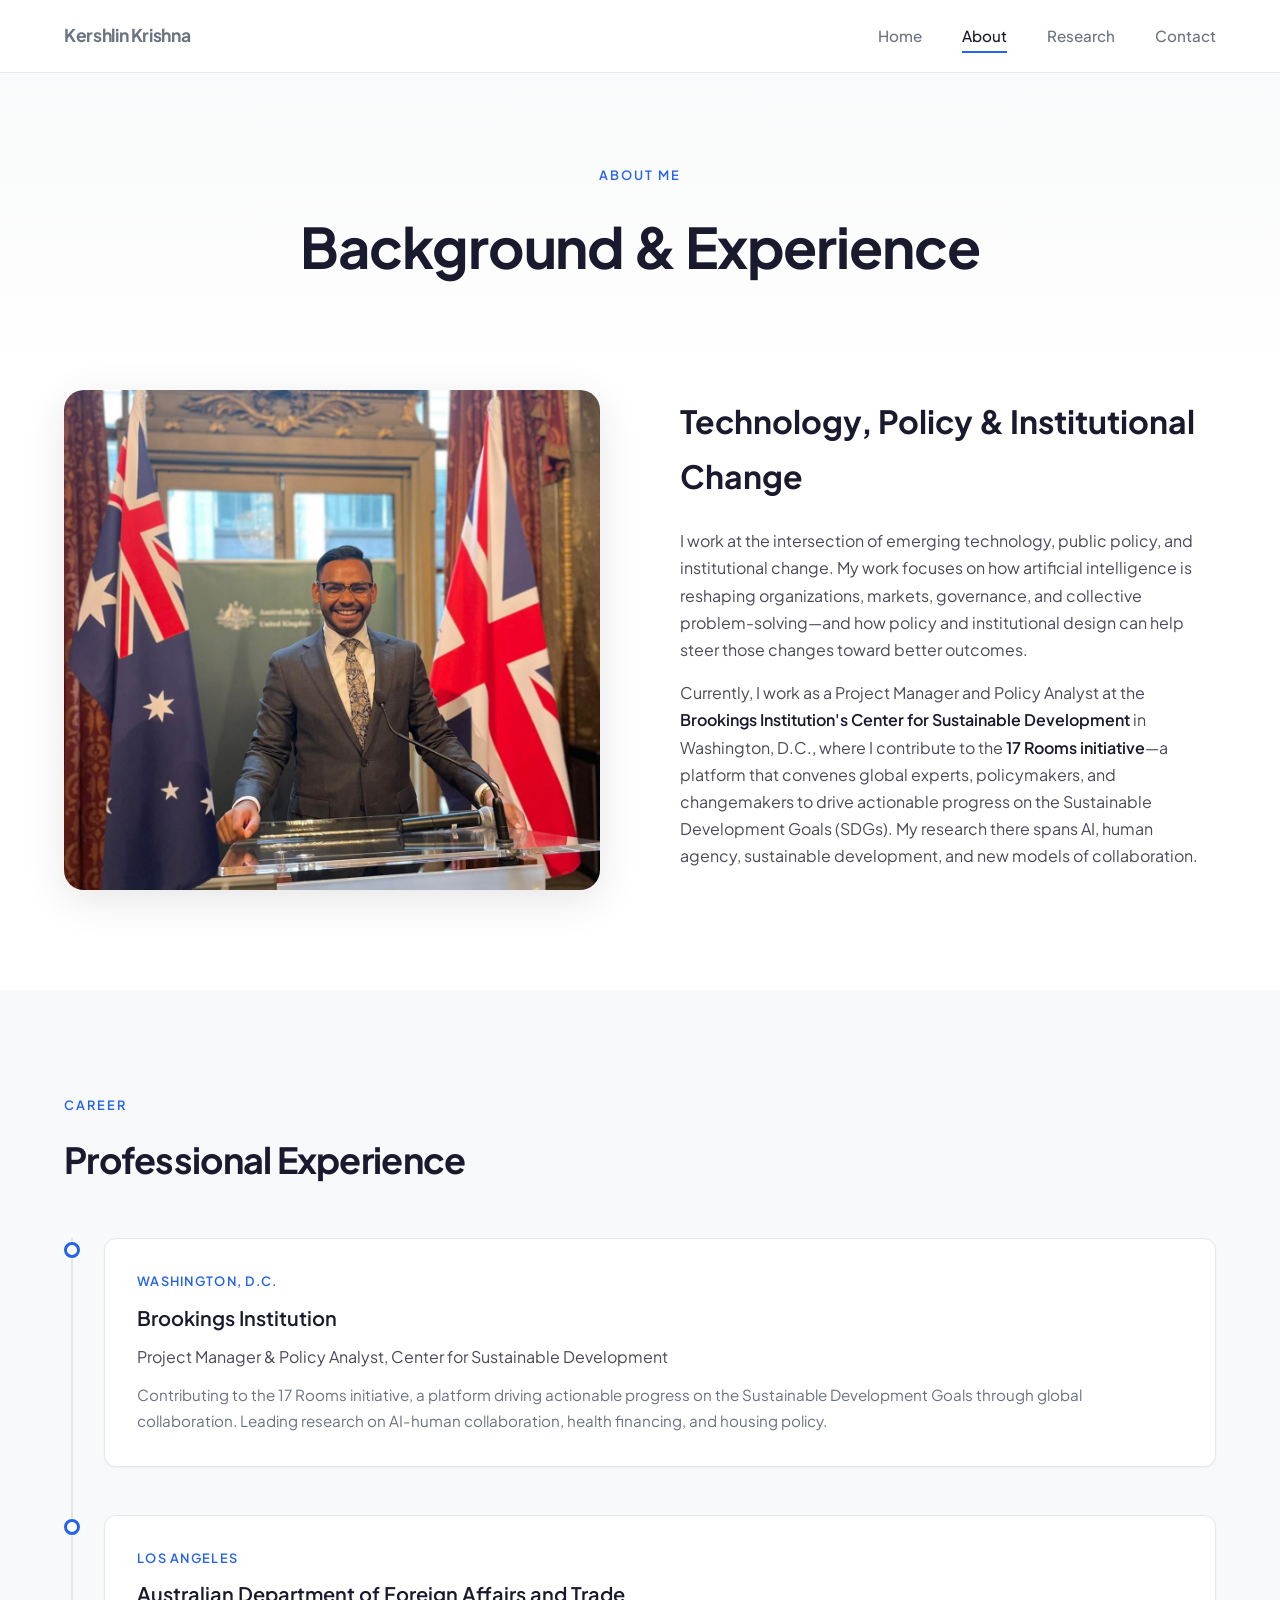
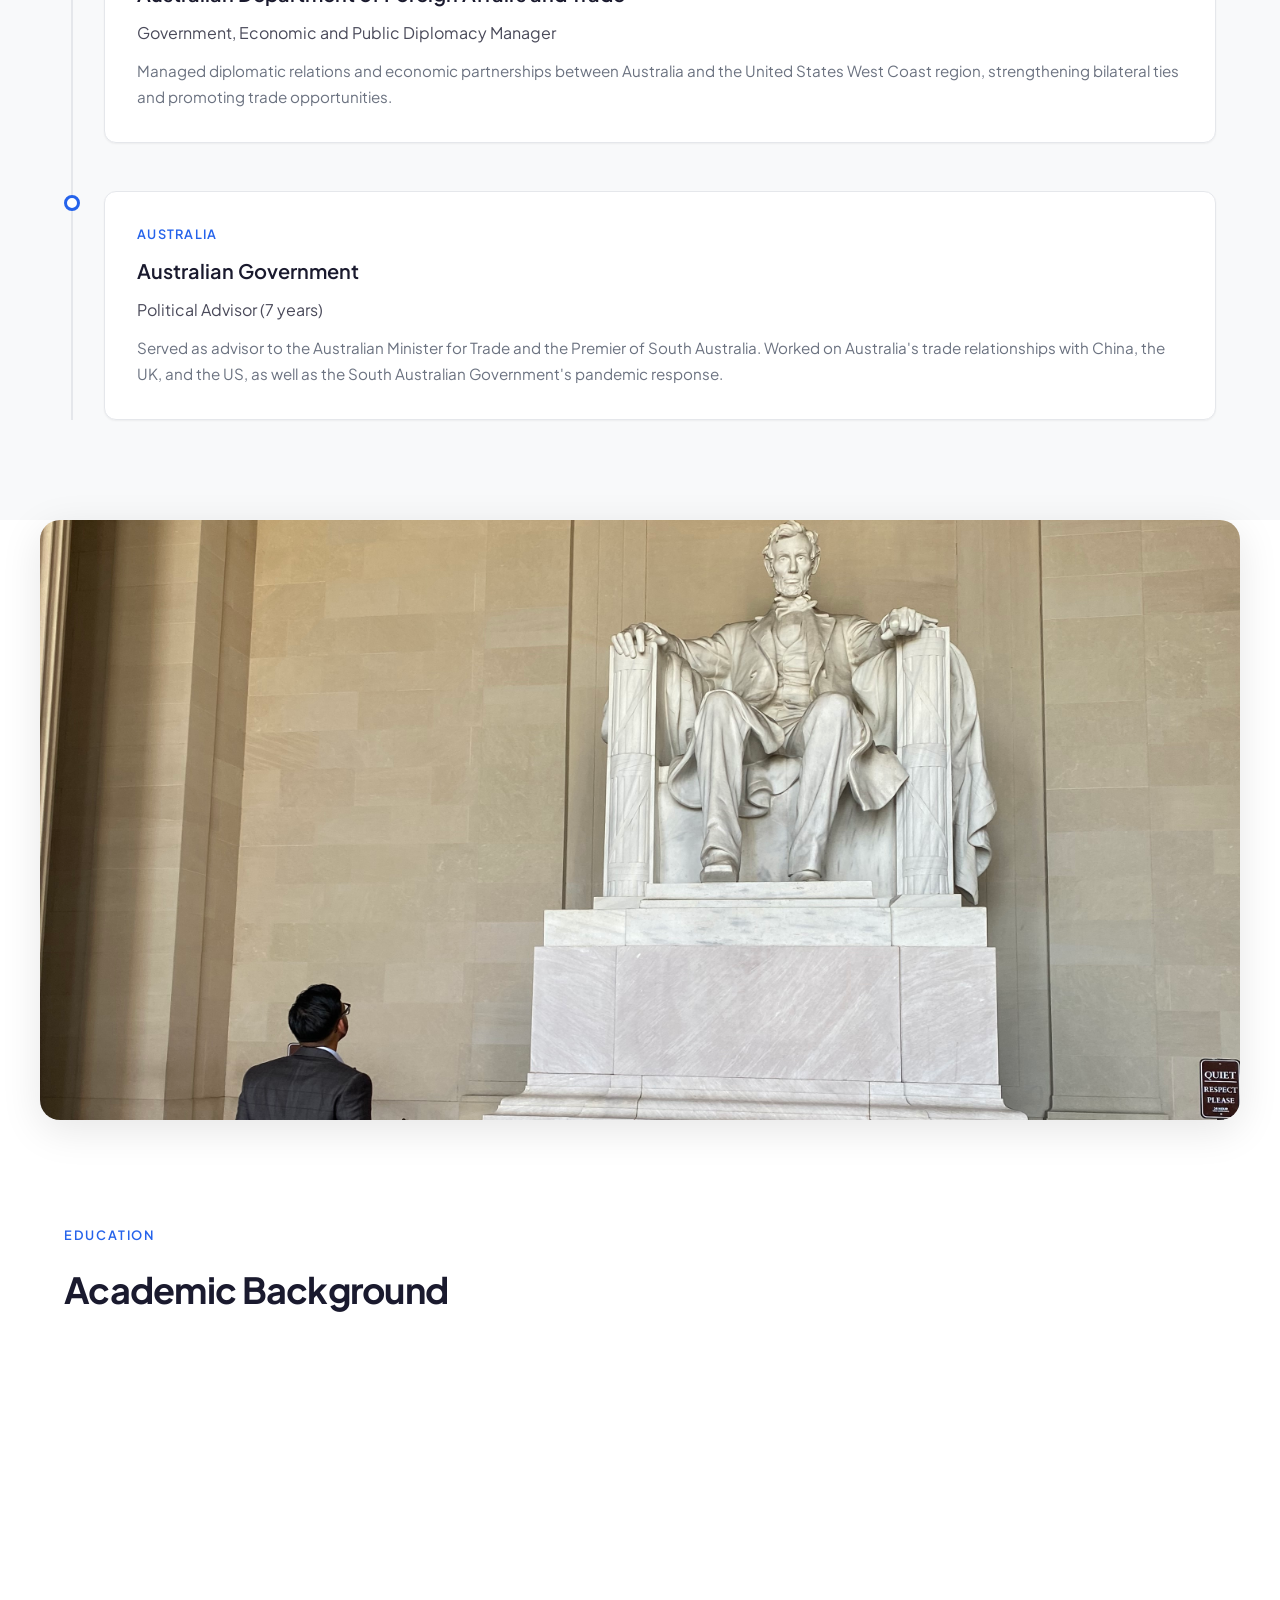
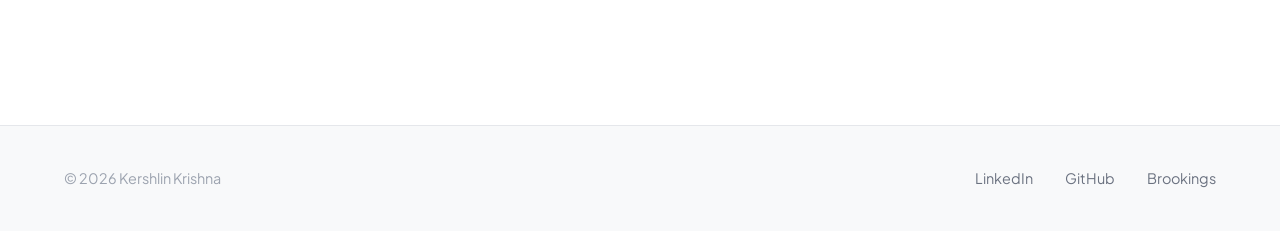
<file: about.html>
<!DOCTYPE html>
<html lang="en">
<head>
    <meta charset="UTF-8">
    <meta name="viewport" content="width=device-width, initial-scale=1.0">
    <title>About | Kershlin Krishna</title>
    <link rel="stylesheet" href="styles.css">
    <link rel="icon" type="image/jpg" href="favicon.jpg">
    <link rel="preconnect" href="https://fonts.googleapis.com">
    <link rel="preconnect" href="https://fonts.gstatic.com" crossorigin>
    <link href="https://fonts.googleapis.com/css2?family=Plus+Jakarta+Sans:wght@300;400;500;600;700&display=swap" rel="stylesheet">
</head>
<body>
    <nav class="navbar">
        <div class="nav-container">
            <a href="/home" class="nav-logo">Kershlin Krishna</a>
            <ul class="nav-menu">
                <li><a href="/home" class="nav-link">Home</a></li>
                <li><a href="/about" class="nav-link active">About</a></li>
                <li><a href="/research" class="nav-link">Research</a></li>
                <li><a href="/contact" class="nav-link">Contact</a></li>
            </ul>
            <button class="nav-toggle" aria-label="Toggle menu">
                <span></span>
                <span></span>
                <span></span>
            </button>
        </div>
    </nav>

    <main>
        <section class="page-hero">
            <div class="container">
                <span class="section-tag">About Me</span>
                <h1>Background & Experience</h1>
            </div>
        </section>

        <section class="about-intro">
            <div class="container">
                <div class="about-grid">
                    <div class="about-image">
                        <img src="favicon_9.jpeg" alt="Kershlin Krishna">
                    </div>
                    <div class="about-text">
                        <h2>Technology, Policy &amp; Institutional Change</h2>
                        <p>
                            I work at the intersection of emerging technology, public policy, and institutional change. My work focuses on how artificial intelligence is reshaping organizations, markets, governance, and collective problem-solving—and how policy and institutional design can help steer those changes toward better outcomes.
                        </p>
                        <p>
                            Currently, I work as a Project Manager and Policy Analyst at the <strong>Brookings Institution's Center for Sustainable Development</strong> in Washington, D.C., where I contribute to the <strong>17 Rooms initiative</strong>—a platform that convenes global experts, policymakers, and changemakers to drive actionable progress on the Sustainable Development Goals (SDGs). My research there spans AI, human agency, sustainable development, and new models of collaboration.
                        </p>
                    </div>
                </div>
            </div>
        </section>

        <section class="experience">
            <div class="container">
                <div class="section-header">
                    <span class="section-tag">Career</span>
                    <h2>Professional Experience</h2>
                </div>

                <div class="timeline">
                    <div class="timeline-item">
                        <div class="timeline-marker"></div>
                        <div class="timeline-content">
                            <span class="timeline-location">Washington, D.C.</span>
                            <h3>Brookings Institution</h3>
                            <p class="timeline-role">Project Manager & Policy Analyst, Center for Sustainable Development</p>
                            <p class="timeline-desc">Contributing to the 17 Rooms initiative, a platform driving actionable progress on the Sustainable Development Goals through global collaboration. Leading research on AI-human collaboration, health financing, and housing policy.</p>
                        </div>
                    </div>

                    <div class="timeline-item">
                        <div class="timeline-marker"></div>
                        <div class="timeline-content">
                            <span class="timeline-location">Los Angeles</span>
                            <h3>Australian Department of Foreign Affairs and Trade</h3>
                            <p class="timeline-role">Government, Economic and Public Diplomacy Manager</p>
                            <p class="timeline-desc">Managed diplomatic relations and economic partnerships between Australia and the United States West Coast region, strengthening bilateral ties and promoting trade opportunities.</p>
                        </div>
                    </div>

                    <div class="timeline-item">
                        <div class="timeline-marker"></div>
                        <div class="timeline-content">
                            <span class="timeline-location">Australia</span>
                            <h3>Australian Government</h3>
                            <p class="timeline-role">Political Advisor (7 years)</p>
                            <p class="timeline-desc">Served as advisor to the Australian Minister for Trade and the Premier of South Australia. Worked on Australia's trade relationships with China, the UK, and the US, as well as the South Australian Government's pandemic response.</p>
                        </div>
                    </div>
                </div>
            </div>
        </section>

        <section class="featured-image about-featured">
            <div class="featured-wrapper">
                <img src="favicon_2.jpeg" alt="Lincoln Memorial, Washington D.C.">
            </div>
        </section>

        <section class="education">
            <div class="container">
                <div class="section-header">
                    <span class="section-tag">Education</span>
                    <h2>Academic Background</h2>
                </div>

                <div class="education-grid">
                    <div class="education-card">
                        <div class="education-icon">
                            <svg xmlns="http://www.w3.org/2000/svg" width="32" height="32" viewBox="0 0 24 24" fill="none" stroke="currentColor" stroke-width="2" stroke-linecap="round" stroke-linejoin="round"><path d="M22 10v6M2 10l10-5 10 5-10 5z"/><path d="M6 12v5c3 3 9 3 12 0v-5"/></svg>
                        </div>
                        <h3>London School of Economics and Political Science</h3>
                        <p class="education-degree">Master of Public Policy</p>
                        <span class="education-distinction">Distinction</span>
                    </div>

                    <div class="education-card">
                        <div class="education-icon">
                            <svg xmlns="http://www.w3.org/2000/svg" width="32" height="32" viewBox="0 0 24 24" fill="none" stroke="currentColor" stroke-width="2" stroke-linecap="round" stroke-linejoin="round"><path d="M22 10v6M2 10l10-5 10 5-10 5z"/><path d="M6 12v5c3 3 9 3 12 0v-5"/></svg>
                        </div>
                        <h3>University of Adelaide</h3>
                        <p class="education-degree">Bachelor of Laws</p>
                        <p class="education-degree">Bachelor of Commerce</p>
                    </div>
                </div>
            </div>
        </section>
    </main>

    <footer>
        <div class="container">
            <div class="footer-content">
                <p>&copy; 2026 Kershlin Krishna</p>
                <div class="footer-links">
                    <a href="https://www.linkedin.com/in/kershlinkrishna/" target="_blank" rel="noopener noreferrer">LinkedIn</a>
                    <a href="https://github.com/kershlin23" target="_blank" rel="noopener noreferrer">GitHub</a>
                    <a href="https://www.brookings.edu/people/kershlin-krishna/" target="_blank" rel="noopener noreferrer">Brookings</a>
                </div>
            </div>
        </div>
    </footer>

    <script src="script.js"></script>
</body>
</html>
</file>
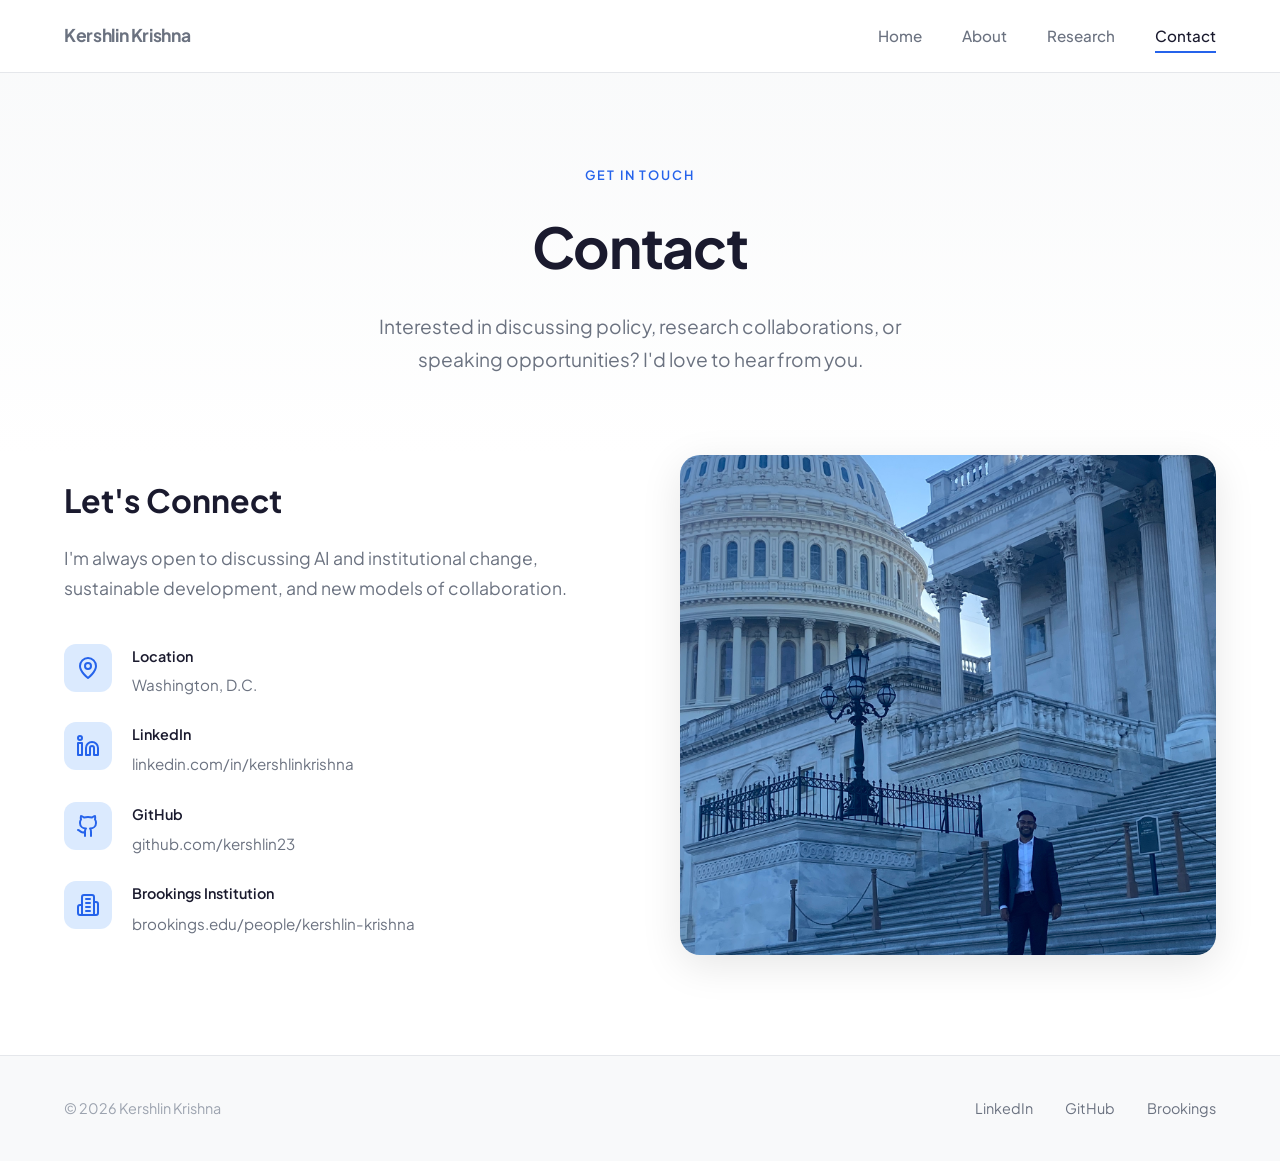
<file: contact.html>
<!DOCTYPE html>
<html lang="en">
<head>
    <meta charset="UTF-8">
    <meta name="viewport" content="width=device-width, initial-scale=1.0">
    <title>Contact | Kershlin Krishna</title>
    <link rel="stylesheet" href="styles.css">
    <link rel="icon" type="image/jpg" href="favicon.jpg">
    <link rel="preconnect" href="https://fonts.googleapis.com">
    <link rel="preconnect" href="https://fonts.gstatic.com" crossorigin>
    <link href="https://fonts.googleapis.com/css2?family=Plus+Jakarta+Sans:wght@300;400;500;600;700&display=swap" rel="stylesheet">
</head>
<body>
    <nav class="navbar">
        <div class="nav-container">
            <a href="/home" class="nav-logo">Kershlin Krishna</a>
            <ul class="nav-menu">
                <li><a href="/home" class="nav-link">Home</a></li>
                <li><a href="/about" class="nav-link">About</a></li>
                <li><a href="/research" class="nav-link">Research</a></li>
                <li><a href="/contact" class="nav-link active">Contact</a></li>
            </ul>
            <button class="nav-toggle" aria-label="Toggle menu">
                <span></span>
                <span></span>
                <span></span>
            </button>
        </div>
    </nav>

    <main>
        <section class="page-hero">
            <div class="container">
                <span class="section-tag">Get in Touch</span>
                <h1>Contact</h1>
                <p class="page-hero-desc">Interested in discussing policy, research collaborations, or speaking opportunities? I'd love to hear from you.</p>
            </div>
        </section>

        <section class="contact-section">
            <div class="container">
                <div class="contact-grid">
                    <div class="contact-info">
                        <h2>Let's Connect</h2>
                        <p>I'm always open to discussing AI and institutional change, sustainable development, and new models of collaboration.</p>

                        <div class="contact-methods">
                            <div class="contact-method">
                                <div class="contact-icon">
                                    <svg xmlns="http://www.w3.org/2000/svg" width="24" height="24" viewBox="0 0 24 24" fill="none" stroke="currentColor" stroke-width="2" stroke-linecap="round" stroke-linejoin="round"><path d="M20 10c0 6-8 12-8 12s-8-6-8-12a8 8 0 0 1 16 0Z"/><circle cx="12" cy="10" r="3"/></svg>
                                </div>
                                <div>
                                    <h3>Location</h3>
                                    <p>Washington, D.C.</p>
                                </div>
                            </div>

                            <div class="contact-method">
                                <div class="contact-icon">
                                    <svg xmlns="http://www.w3.org/2000/svg" width="24" height="24" viewBox="0 0 24 24" fill="none" stroke="currentColor" stroke-width="2" stroke-linecap="round" stroke-linejoin="round"><path d="M16 8a6 6 0 0 1 6 6v7h-4v-7a2 2 0 0 0-2-2 2 2 0 0 0-2 2v7h-4v-7a6 6 0 0 1 6-6z"/><rect width="4" height="12" x="2" y="9"/><circle cx="4" cy="4" r="2"/></svg>
                                </div>
                                <div>
                                    <h3>LinkedIn</h3>
                                    <a href="https://www.linkedin.com/in/kershlinkrishna/" target="_blank" rel="noopener noreferrer">linkedin.com/in/kershlinkrishna</a>
                                </div>
                            </div>

                            <div class="contact-method">
                                <div class="contact-icon">
                                    <svg xmlns="http://www.w3.org/2000/svg" width="24" height="24" viewBox="0 0 24 24" fill="none" stroke="currentColor" stroke-width="2" stroke-linecap="round" stroke-linejoin="round"><path d="M15 22v-4a4.8 4.8 0 0 0-1-3.5c3 0 6-2 6-5.5.08-1.25-.27-2.48-1-3.5.28-1.15.28-2.35 0-3.5 0 0-1 0-3 1.5-2.64-.5-5.36-.5-8 0C6 2 5 2 5 2c-.3 1.15-.3 2.35 0 3.5A5.403 5.403 0 0 0 4 9c0 3.5 3 5.5 6 5.5-.39.49-.68 1.05-.85 1.65-.17.6-.22 1.23-.15 1.85v4"/><path d="M9 18c-4.51 2-5-2-7-2"/></svg>
                                </div>
                                <div>
                                    <h3>GitHub</h3>
                                    <a href="https://github.com/kershlin23" target="_blank" rel="noopener noreferrer">github.com/kershlin23</a>
                                </div>
                            </div>

                            <div class="contact-method">
                                <div class="contact-icon">
                                    <svg xmlns="http://www.w3.org/2000/svg" width="24" height="24" viewBox="0 0 24 24" fill="none" stroke="currentColor" stroke-width="2" stroke-linecap="round" stroke-linejoin="round"><path d="M6 22V4a2 2 0 0 1 2-2h8a2 2 0 0 1 2 2v18Z"/><path d="M6 12H4a2 2 0 0 0-2 2v6a2 2 0 0 0 2 2h2"/><path d="M18 9h2a2 2 0 0 1 2 2v9a2 2 0 0 1-2 2h-2"/><path d="M10 6h4"/><path d="M10 10h4"/><path d="M10 14h4"/><path d="M10 18h4"/></svg>
                                </div>
                                <div>
                                    <h3>Brookings Institution</h3>
                                    <a href="https://www.brookings.edu/people/kershlin-krishna/" target="_blank" rel="noopener noreferrer">brookings.edu/people/kershlin-krishna</a>
                                </div>
                            </div>
                        </div>
                    </div>

                    <div class="contact-image">
                        <img src="favicon_3.jpeg" alt="Washington D.C.">
                    </div>
                </div>
            </div>
        </section>
    </main>

    <footer>
        <div class="container">
            <div class="footer-content">
                <p>&copy; 2026 Kershlin Krishna</p>
                <div class="footer-links">
                    <a href="https://www.linkedin.com/in/kershlinkrishna/" target="_blank" rel="noopener noreferrer">LinkedIn</a>
                    <a href="https://github.com/kershlin23" target="_blank" rel="noopener noreferrer">GitHub</a>
                    <a href="https://www.brookings.edu/people/kershlin-krishna/" target="_blank" rel="noopener noreferrer">Brookings</a>
                </div>
            </div>
        </div>
    </footer>

    <script src="script.js"></script>
</body>
</html>
</file>
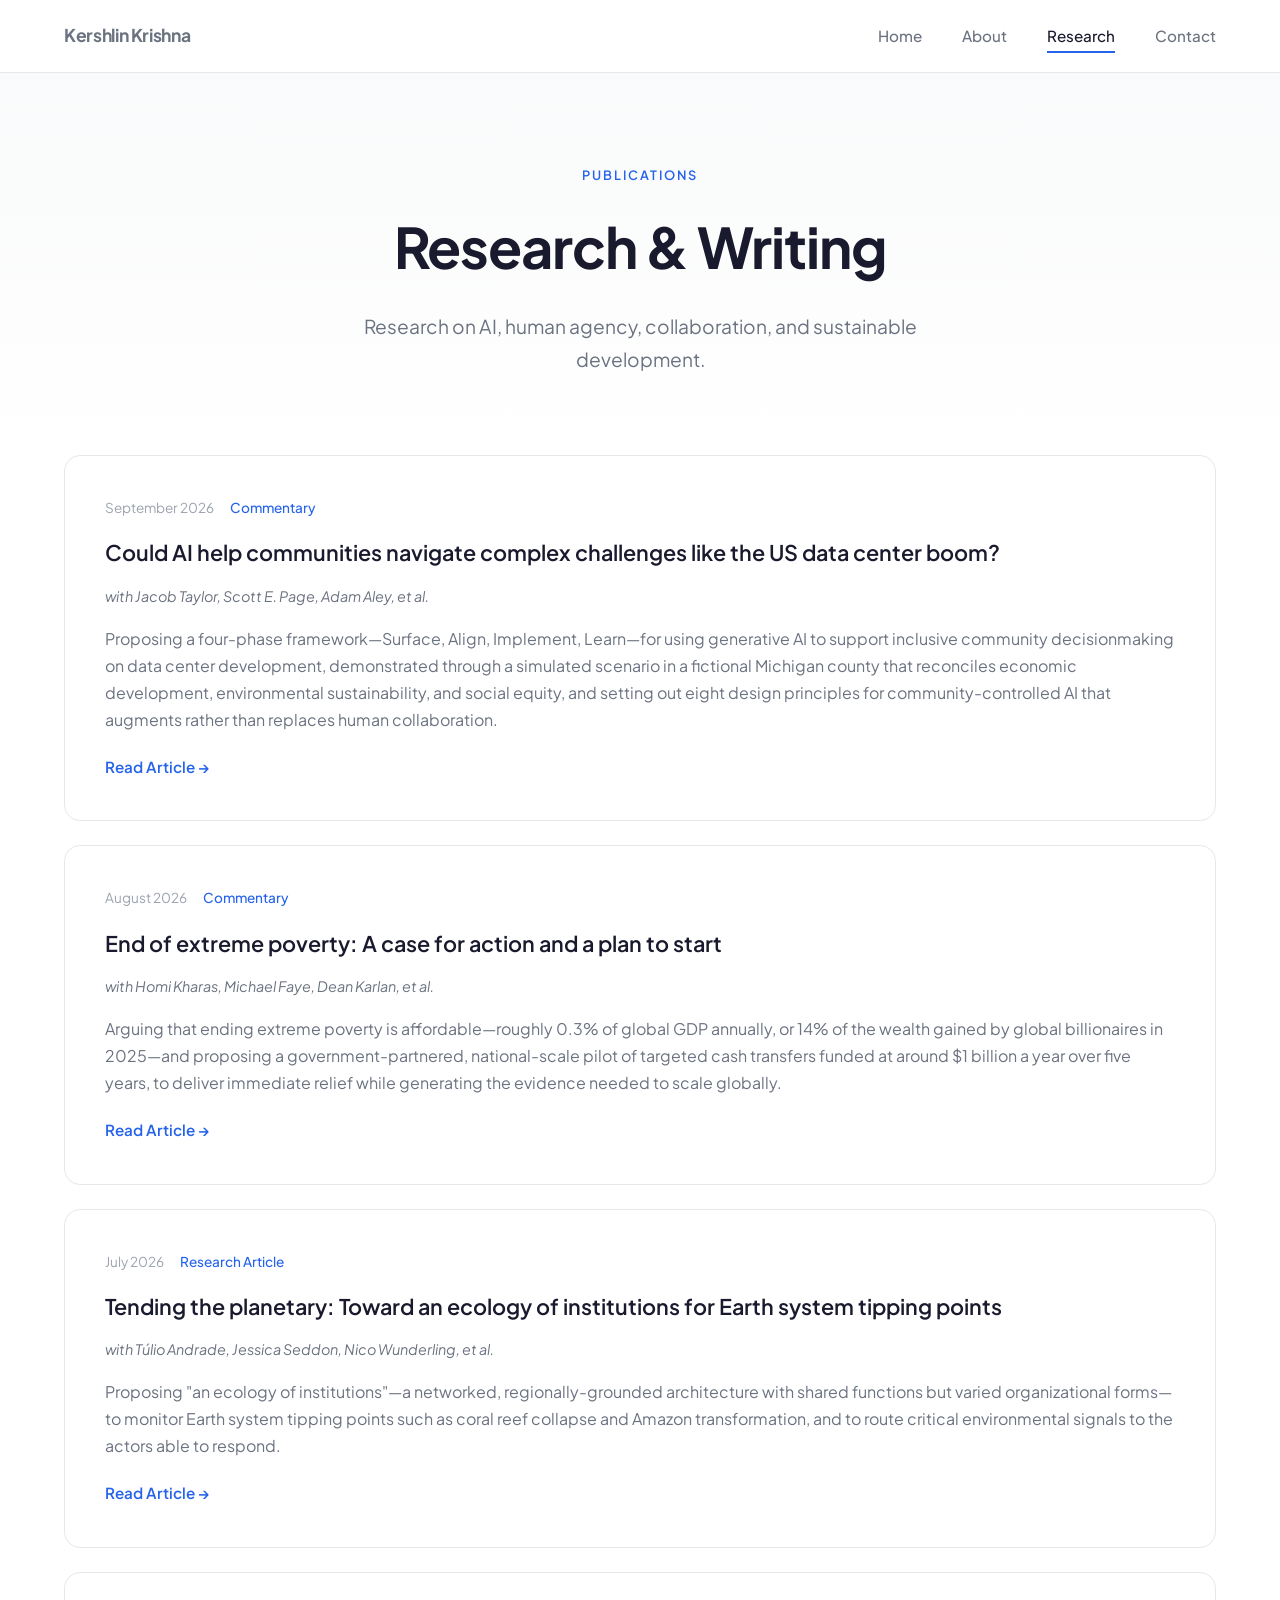
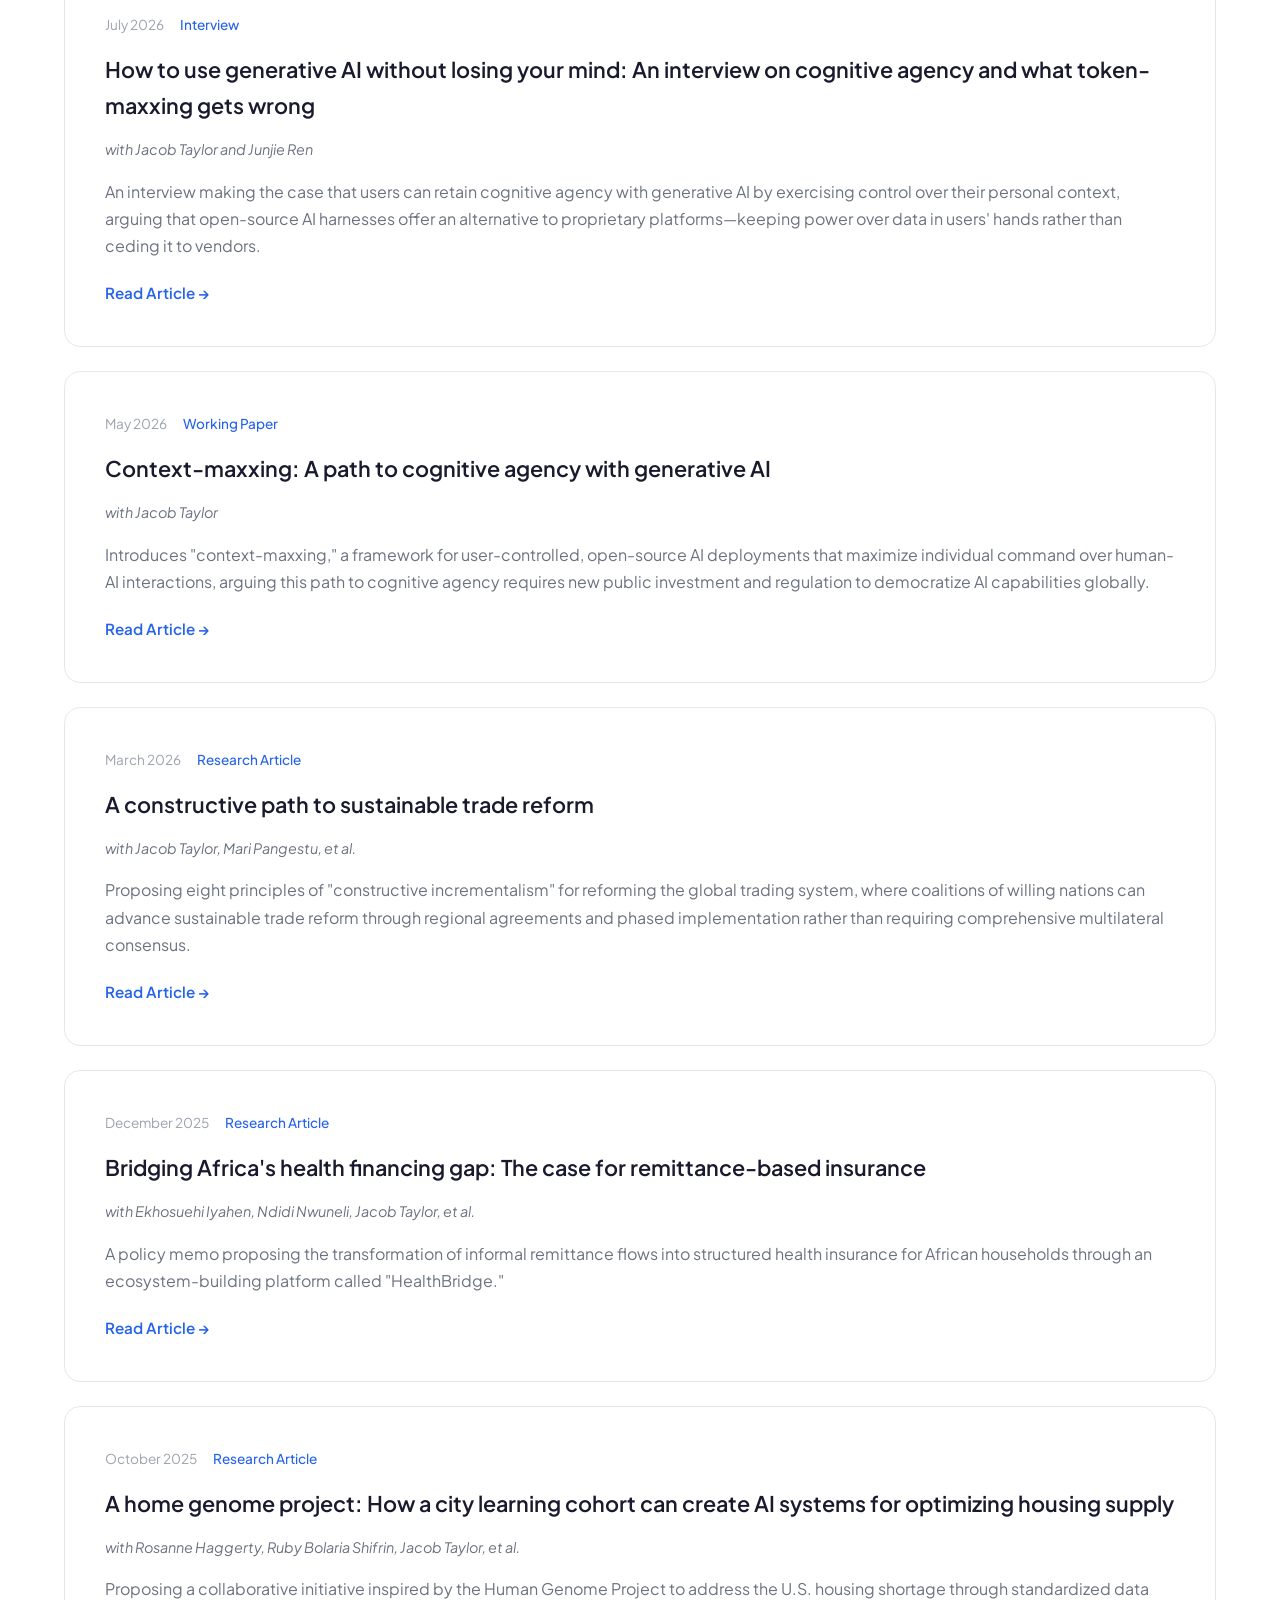
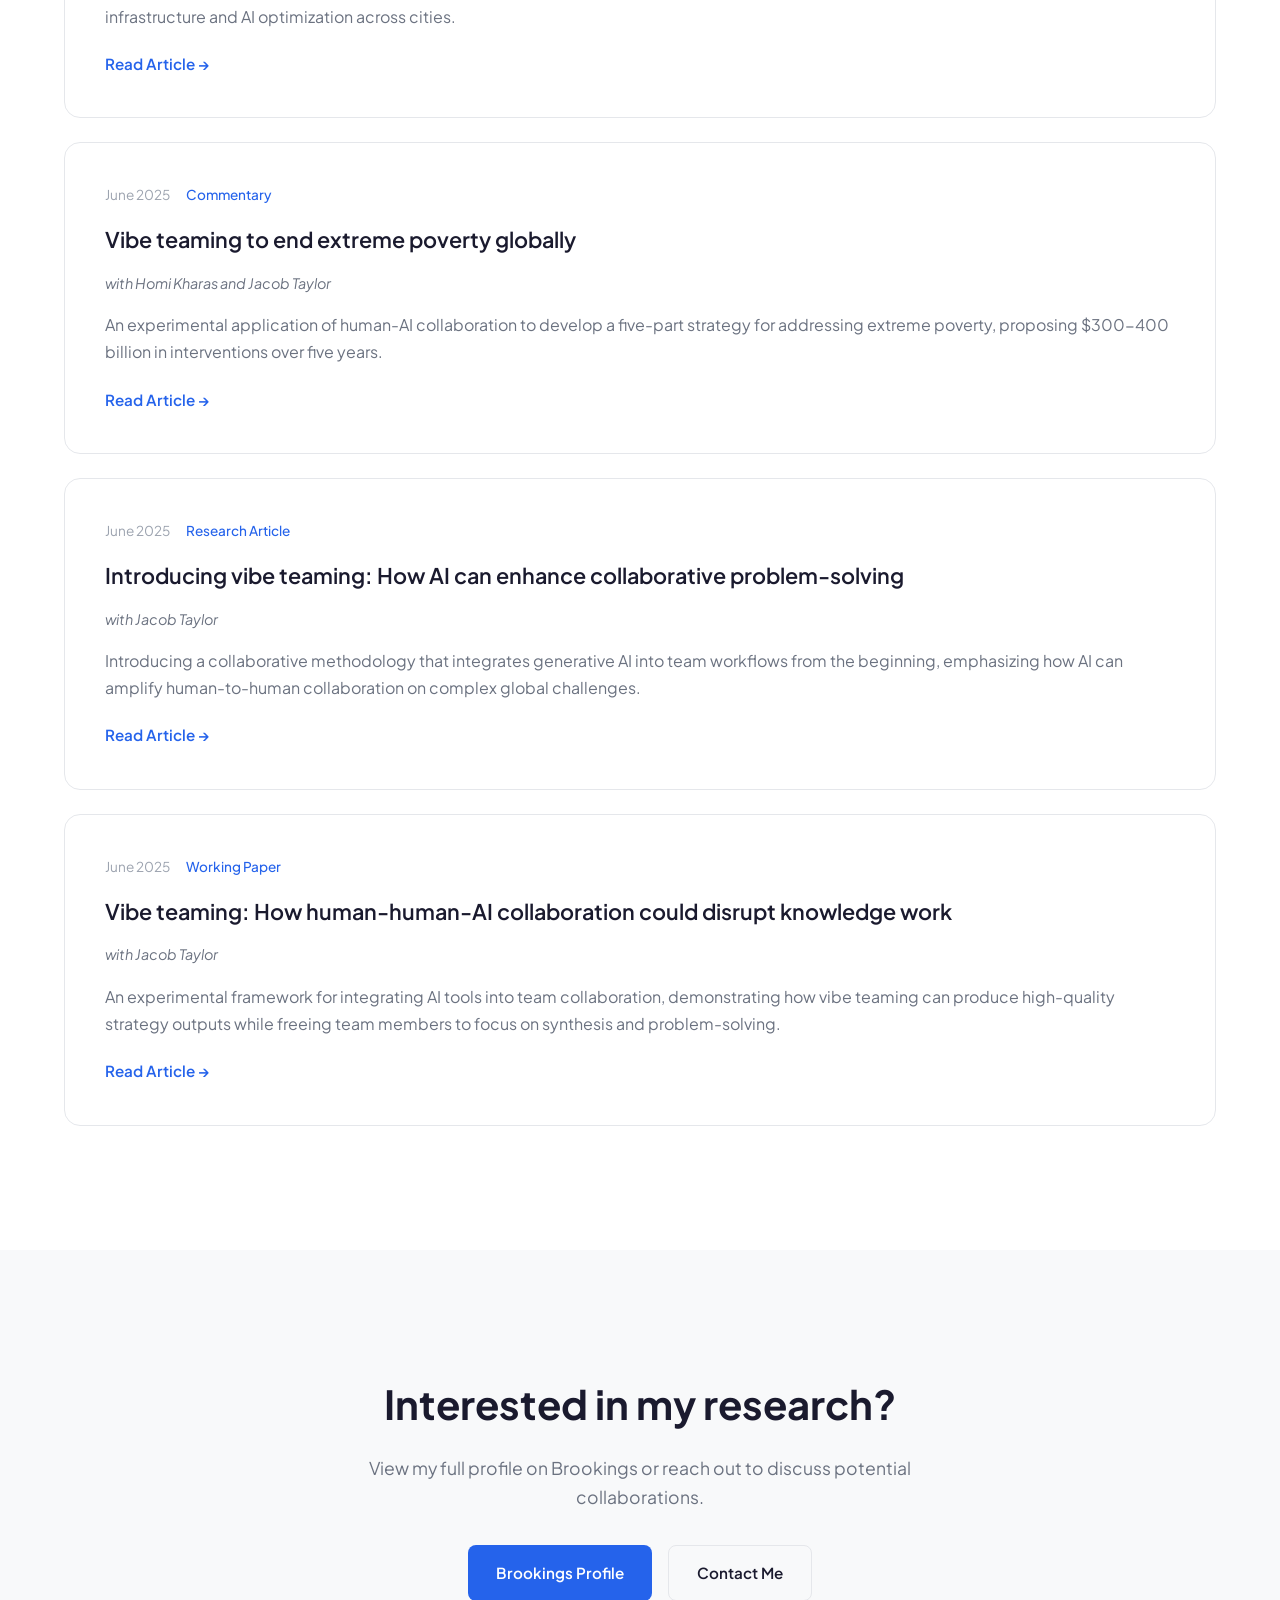
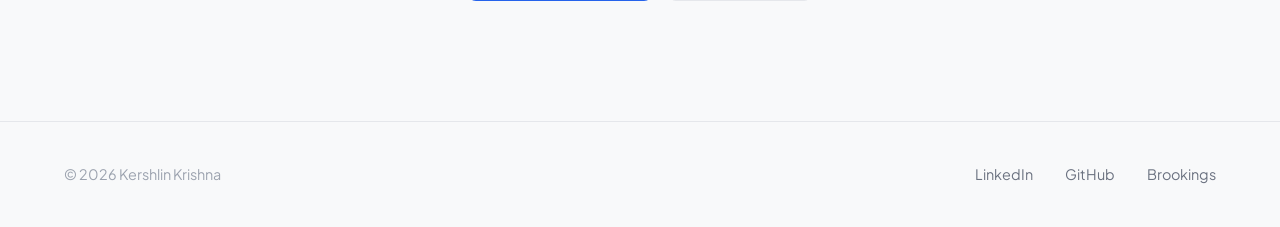
<file: research.html>
<!DOCTYPE html>
<html lang="en">
<head>
    <meta charset="UTF-8">
    <meta name="viewport" content="width=device-width, initial-scale=1.0">
    <title>Research | Kershlin Krishna</title>
    <link rel="stylesheet" href="styles.css">
    <link rel="icon" type="image/jpg" href="favicon.jpg">
    <link rel="preconnect" href="https://fonts.googleapis.com">
    <link rel="preconnect" href="https://fonts.gstatic.com" crossorigin>
    <link href="https://fonts.googleapis.com/css2?family=Plus+Jakarta+Sans:wght@300;400;500;600;700&display=swap" rel="stylesheet">
</head>
<body>
    <nav class="navbar">
        <div class="nav-container">
            <a href="/home" class="nav-logo">Kershlin Krishna</a>
            <ul class="nav-menu">
                <li><a href="/home" class="nav-link">Home</a></li>
                <li><a href="/about" class="nav-link">About</a></li>
                <li><a href="/research" class="nav-link active">Research</a></li>
                <li><a href="/contact" class="nav-link">Contact</a></li>
            </ul>
            <button class="nav-toggle" aria-label="Toggle menu">
                <span></span>
                <span></span>
                <span></span>
            </button>
        </div>
    </nav>

    <main>
        <section class="page-hero">
            <div class="container">
                <span class="section-tag">Publications</span>
                <h1>Research & Writing</h1>
                <p class="page-hero-desc">Research on AI, human agency, collaboration, and sustainable development.</p>
            </div>
        </section>

        <section class="research-list">
            <div class="container">
                <article class="research-card">
                    <div class="research-meta">
                        <span class="research-date">September 2026</span>
                        <span class="research-type">Commentary</span>
                    </div>
                    <h2><a href="https://www.brookings.edu/articles/ai-community-problem-solving-data-centers/" target="_blank" rel="noopener noreferrer">Could AI help communities navigate complex challenges like the US data center boom?</a></h2>
                    <p class="research-authors">with Jacob Taylor, Scott E. Page, Adam Aley, et al.</p>
                    <p class="research-desc">Proposing a four-phase framework—Surface, Align, Implement, Learn—for using generative AI to support inclusive community decisionmaking on data center development, demonstrated through a simulated scenario in a fictional Michigan county that reconciles economic development, environmental sustainability, and social equity, and setting out eight design principles for community-controlled AI that augments rather than replaces human collaboration.</p>
                    <a href="https://www.brookings.edu/articles/ai-community-problem-solving-data-centers/" target="_blank" rel="noopener noreferrer" class="research-link">Read Article →</a>
                </article>

                <article class="research-card">
                    <div class="research-meta">
                        <span class="research-date">August 2026</span>
                        <span class="research-type">Commentary</span>
                    </div>
                    <h2><a href="https://www.brookings.edu/articles/end-of-extreme-poverty-a-case-for-action-and-a-plan-to-start/" target="_blank" rel="noopener noreferrer">End of extreme poverty: A case for action and a plan to start</a></h2>
                    <p class="research-authors">with Homi Kharas, Michael Faye, Dean Karlan, et al.</p>
                    <p class="research-desc">Arguing that ending extreme poverty is affordable—roughly 0.3% of global GDP annually, or 14% of the wealth gained by global billionaires in 2025—and proposing a government-partnered, national-scale pilot of targeted cash transfers funded at around $1 billion a year over five years, to deliver immediate relief while generating the evidence needed to scale globally.</p>
                    <a href="https://www.brookings.edu/articles/end-of-extreme-poverty-a-case-for-action-and-a-plan-to-start/" target="_blank" rel="noopener noreferrer" class="research-link">Read Article →</a>
                </article>

                <article class="research-card">
                    <div class="research-meta">
                        <span class="research-date">July 2026</span>
                        <span class="research-type">Research Article</span>
                    </div>
                    <h2><a href="https://www.brookings.edu/articles/governing-earth-system-tipping-points/" target="_blank" rel="noopener noreferrer">Tending the planetary: Toward an ecology of institutions for Earth system tipping points</a></h2>
                    <p class="research-authors">with Túlio Andrade, Jessica Seddon, Nico Wunderling, et al.</p>
                    <p class="research-desc">Proposing "an ecology of institutions"—a networked, regionally-grounded architecture with shared functions but varied organizational forms—to monitor Earth system tipping points such as coral reef collapse and Amazon transformation, and to route critical environmental signals to the actors able to respond.</p>
                    <a href="https://www.brookings.edu/articles/governing-earth-system-tipping-points/" target="_blank" rel="noopener noreferrer" class="research-link">Read Article →</a>
                </article>

                <article class="research-card">
                    <div class="research-meta">
                        <span class="research-date">July 2026</span>
                        <span class="research-type">Interview</span>
                    </div>
                    <h2><a href="https://www.brookings.edu/articles/context-maxxing-ai-cognitive-agency/" target="_blank" rel="noopener noreferrer">How to use generative AI without losing your mind: An interview on cognitive agency and what token-maxxing gets wrong</a></h2>
                    <p class="research-authors">with Jacob Taylor and Junjie Ren</p>
                    <p class="research-desc">An interview making the case that users can retain cognitive agency with generative AI by exercising control over their personal context, arguing that open-source AI harnesses offer an alternative to proprietary platforms—keeping power over data in users' hands rather than ceding it to vendors.</p>
                    <a href="https://www.brookings.edu/articles/context-maxxing-ai-cognitive-agency/" target="_blank" rel="noopener noreferrer" class="research-link">Read Article →</a>
                </article>

                <article class="research-card">
                    <div class="research-meta">
                        <span class="research-date">May 2026</span>
                        <span class="research-type">Working Paper</span>
                    </div>
                    <h2><a href="https://www.brookings.edu/articles/context-maxxing-cognitive-agency-generative-ai/" target="_blank" rel="noopener noreferrer">Context-maxxing: A path to cognitive agency with generative AI</a></h2>
                    <p class="research-authors">with Jacob Taylor</p>
                    <p class="research-desc">Introduces "context-maxxing," a framework for user-controlled, open-source AI deployments that maximize individual command over human-AI interactions, arguing this path to cognitive agency requires new public investment and regulation to democratize AI capabilities globally.</p>
                    <a href="https://www.brookings.edu/articles/context-maxxing-cognitive-agency-generative-ai/" target="_blank" rel="noopener noreferrer" class="research-link">Read Article →</a>
                </article>

                <article class="research-card">
                    <div class="research-meta">
                        <span class="research-date">March 2026</span>
                        <span class="research-type">Research Article</span>
                    </div>
                    <h2><a href="https://www.brookings.edu/articles/a-constructive-path-to-sustainable-trade-reform/" target="_blank" rel="noopener noreferrer">A constructive path to sustainable trade reform</a></h2>
                    <p class="research-authors">with Jacob Taylor, Mari Pangestu, et al.</p>
                    <p class="research-desc">Proposing eight principles of "constructive incrementalism" for reforming the global trading system, where coalitions of willing nations can advance sustainable trade reform through regional agreements and phased implementation rather than requiring comprehensive multilateral consensus.</p>
                    <a href="https://www.brookings.edu/articles/a-constructive-path-to-sustainable-trade-reform/" target="_blank" rel="noopener noreferrer" class="research-link">Read Article →</a>
                </article>

                <article class="research-card">
                    <div class="research-meta">
                        <span class="research-date">December 2025</span>
                        <span class="research-type">Research Article</span>
                    </div>
                    <h2><a href="https://www.brookings.edu/articles/africa-health-financing-remittance-based-insurance/" target="_blank" rel="noopener noreferrer">Bridging Africa's health financing gap: The case for remittance-based insurance</a></h2>
                    <p class="research-authors">with Ekhosuehi Iyahen, Ndidi Nwuneli, Jacob Taylor, et al.</p>
                    <p class="research-desc">A policy memo proposing the transformation of informal remittance flows into structured health insurance for African households through an ecosystem-building platform called "HealthBridge."</p>
                    <a href="https://www.brookings.edu/articles/africa-health-financing-remittance-based-insurance/" target="_blank" rel="noopener noreferrer" class="research-link">Read Article →</a>
                </article>

                <article class="research-card">
                    <div class="research-meta">
                        <span class="research-date">October 2025</span>
                        <span class="research-type">Research Article</span>
                    </div>
                    <h2><a href="https://www.brookings.edu/articles/home-genome-project-ai-housing-supply/" target="_blank" rel="noopener noreferrer">A home genome project: How a city learning cohort can create AI systems for optimizing housing supply</a></h2>
                    <p class="research-authors">with Rosanne Haggerty, Ruby Bolaria Shifrin, Jacob Taylor, et al.</p>
                    <p class="research-desc">Proposing a collaborative initiative inspired by the Human Genome Project to address the U.S. housing shortage through standardized data infrastructure and AI optimization across cities.</p>
                    <a href="https://www.brookings.edu/articles/home-genome-project-ai-housing-supply/" target="_blank" rel="noopener noreferrer" class="research-link">Read Article →</a>
                </article>

                <article class="research-card">
                    <div class="research-meta">
                        <span class="research-date">June 2025</span>
                        <span class="research-type">Commentary</span>
                    </div>
                    <h2><a href="https://www.brookings.edu/articles/vibe-teaming-to-end-extreme-poverty-globally/" target="_blank" rel="noopener noreferrer">Vibe teaming to end extreme poverty globally</a></h2>
                    <p class="research-authors">with Homi Kharas and Jacob Taylor</p>
                    <p class="research-desc">An experimental application of human-AI collaboration to develop a five-part strategy for addressing extreme poverty, proposing $300-400 billion in interventions over five years.</p>
                    <a href="https://www.brookings.edu/articles/vibe-teaming-to-end-extreme-poverty-globally/" target="_blank" rel="noopener noreferrer" class="research-link">Read Article →</a>
                </article>

                <article class="research-card">
                    <div class="research-meta">
                        <span class="research-date">June 2025</span>
                        <span class="research-type">Research Article</span>
                    </div>
                    <h2><a href="https://www.brookings.edu/articles/introducing-vibe-teaming-how-ai-can-enhance-collaborative-problem-solving/" target="_blank" rel="noopener noreferrer">Introducing vibe teaming: How AI can enhance collaborative problem-solving</a></h2>
                    <p class="research-authors">with Jacob Taylor</p>
                    <p class="research-desc">Introducing a collaborative methodology that integrates generative AI into team workflows from the beginning, emphasizing how AI can amplify human-to-human collaboration on complex global challenges.</p>
                    <a href="https://www.brookings.edu/articles/introducing-vibe-teaming-how-ai-can-enhance-collaborative-problem-solving/" target="_blank" rel="noopener noreferrer" class="research-link">Read Article →</a>
                </article>

                <article class="research-card">
                    <div class="research-meta">
                        <span class="research-date">June 2025</span>
                        <span class="research-type">Working Paper</span>
                    </div>
                    <h2><a href="https://www.brookings.edu/articles/vibe-teaming-human-ai-collaboration-disrupts-knowledge-work/" target="_blank" rel="noopener noreferrer">Vibe teaming: How human-human-AI collaboration could disrupt knowledge work</a></h2>
                    <p class="research-authors">with Jacob Taylor</p>
                    <p class="research-desc">An experimental framework for integrating AI tools into team collaboration, demonstrating how vibe teaming can produce high-quality strategy outputs while freeing team members to focus on synthesis and problem-solving.</p>
                    <a href="https://www.brookings.edu/articles/vibe-teaming-human-ai-collaboration-disrupts-knowledge-work/" target="_blank" rel="noopener noreferrer" class="research-link">Read Article →</a>
                </article>
            </div>
        </section>

        <section class="cta-section">
            <div class="container">
                <h2>Interested in my research?</h2>
                <p>View my full profile on Brookings or reach out to discuss potential collaborations.</p>
                <div class="cta-buttons">
                    <a href="https://www.brookings.edu/people/kershlin-krishna/" target="_blank" rel="noopener noreferrer" class="btn btn-primary">Brookings Profile</a>
                    <a href="contact.html" class="btn btn-secondary">Contact Me</a>
                </div>
            </div>
        </section>
    </main>

    <footer>
        <div class="container">
            <div class="footer-content">
                <p>&copy; 2026 Kershlin Krishna</p>
                <div class="footer-links">
                    <a href="https://www.linkedin.com/in/kershlinkrishna/" target="_blank" rel="noopener noreferrer">LinkedIn</a>
                    <a href="https://github.com/kershlin23" target="_blank" rel="noopener noreferrer">GitHub</a>
                    <a href="https://www.brookings.edu/people/kershlin-krishna/" target="_blank" rel="noopener noreferrer">Brookings</a>
                </div>
            </div>
        </div>
    </footer>

    <script src="script.js"></script>
</body>
</html>
</file>
<file: styles.css>
/* ===== CSS RESET & VARIABLES ===== */
*, *::before, *::after {
    margin: 0;
    padding: 0;
    box-sizing: border-box;
}

:root {
    --bg-primary: #ffffff;
    --bg-secondary: #f8f9fa;
    --bg-card: #ffffff;
    --bg-card-hover: #f8f9fa;
    --text-dark: #1a1a2e;
    --text-body: #4a4a5a;
    --text-muted: #6b7280;
    --text-subtle: #9ca3af;
    --accent: #2563eb;
    --accent-hover: #1d4ed8;
    --accent-light: #dbeafe;
    --accent-subtle: rgba(37, 99, 235, 0.08);
    --border: #e5e7eb;
    --border-light: #f3f4f6;
    --shadow-sm: 0 1px 2px rgba(0, 0, 0, 0.05);
    --shadow: 0 4px 20px rgba(0, 0, 0, 0.08);
    --shadow-lg: 0 10px 40px rgba(0, 0, 0, 0.1);
    --transition: 0.3s cubic-bezier(0.4, 0, 0.2, 1);
}

html {
    scroll-behavior: smooth;
}

body {
    font-family: 'Plus Jakarta Sans', -apple-system, BlinkMacSystemFont, sans-serif;
    font-size: 16px;
    line-height: 1.7;
    color: var(--text-body);
    background-color: var(--bg-primary);
    -webkit-font-smoothing: antialiased;
    -moz-osx-font-smoothing: grayscale;
    overflow-x: hidden;
}

.container {
    max-width: 1200px;
    margin: 0 auto;
    padding: 0 24px;
}

a {
    color: var(--accent);
    text-decoration: none;
    transition: color var(--transition);
}

a:hover {
    color: var(--accent-hover);
}

img {
    max-width: 100%;
    height: auto;
    display: block;
}

/* ===== NAVIGATION ===== */
.navbar {
    position: fixed;
    top: 0;
    left: 0;
    right: 0;
    z-index: 1000;
    background: rgba(255, 255, 255, 0.9);
    backdrop-filter: blur(20px);
    -webkit-backdrop-filter: blur(20px);
    border-bottom: 1px solid var(--border);
    transition: background var(--transition), border-color var(--transition);
}

.navbar.scrolled {
    background: rgba(12, 12, 12, 0.95);
    border-bottom-color: rgba(255, 255, 255, 0.1);
}

.navbar.scrolled .nav-logo,
.navbar.scrolled .nav-link {
    color: rgba(255, 255, 255, 0.75);
}

.navbar.scrolled .nav-logo:hover,
.navbar.scrolled .nav-link:hover,
.navbar.scrolled .nav-link.active {
    color: #ffffff;
}

.navbar.scrolled .nav-toggle span {
    background: #ffffff;
}

.nav-container {
    max-width: 1200px;
    margin: 0 auto;
    padding: 0 24px;
    display: flex;
    justify-content: space-between;
    align-items: center;
    height: 72px;
}

.nav-logo {
    font-size: 1.1rem;
    font-weight: 700;
    color: var(--text-muted);
    letter-spacing: -0.02em;
}

.nav-logo:hover {
    color: var(--text-dark);
}

.nav-menu {
    display: flex;
    list-style: none;
    gap: 40px;
}

.nav-link {
    color: var(--text-muted);
    font-size: 0.95rem;
    font-weight: 500;
    position: relative;
    padding: 8px 0;
}

.nav-link::after {
    content: '';
    position: absolute;
    bottom: 0;
    left: 0;
    width: 0;
    height: 2px;
    background: var(--accent);
    transition: width var(--transition);
}

.nav-link:hover,
.nav-link.active {
    color: var(--text-dark);
}

.nav-link:hover::after,
.nav-link.active::after {
    width: 100%;
}

.nav-toggle {
    display: none;
    flex-direction: column;
    gap: 5px;
    background: none;
    border: none;
    cursor: pointer;
    padding: 8px;
}

.nav-toggle span {
    display: block;
    width: 24px;
    height: 2px;
    background: var(--text-dark);
    transition: var(--transition);
}

/* ===== BUTTONS ===== */
.btn {
    display: inline-flex;
    align-items: center;
    justify-content: center;
    padding: 14px 28px;
    font-size: 0.95rem;
    font-weight: 600;
    border-radius: 8px;
    transition: all var(--transition);
    cursor: pointer;
    border: none;
}

.btn-primary {
    background: var(--accent);
    color: #ffffff;
}

.btn-primary:hover {
    background: var(--accent-hover);
    color: #ffffff;
    transform: translateY(-2px);
    box-shadow: 0 10px 30px rgba(37, 99, 235, 0.25);
}

.btn-secondary {
    background: transparent;
    color: var(--text-dark);
    border: 1px solid var(--border);
}

.btn-secondary:hover {
    background: var(--bg-secondary);
    color: var(--text-dark);
    border-color: var(--text-muted);
}

/* ===== SECTION COMPONENTS ===== */
.section-tag {
    display: inline-block;
    font-size: 0.8rem;
    font-weight: 600;
    text-transform: uppercase;
    letter-spacing: 0.15em;
    color: var(--accent);
    margin-bottom: 12px;
}

.section-header {
    margin-bottom: 48px;
}

.section-header h2 {
    font-size: 2.25rem;
    font-weight: 700;
    color: var(--text-dark);
    letter-spacing: -0.02em;
}

/* ===== HERO SECTION ===== */
.hero {
    min-height: 100vh;
    display: flex;
    flex-direction: column;
    justify-content: center;
    padding: 120px 24px 60px;
    position: relative;
    background: linear-gradient(180deg, var(--bg-secondary) 0%, var(--bg-primary) 100%);
}

.hero-content {
    max-width: 1200px;
    margin: 0 auto;
    width: 100%;
    display: grid;
    grid-template-columns: 1fr 1fr;
    gap: 80px;
    align-items: center;
}

.hero-greeting {
    font-size: 1.1rem;
    color: var(--accent);
    font-weight: 500;
    margin-bottom: 8px;
}

.hero-title {
    font-size: 4rem;
    font-weight: 700;
    color: var(--text-dark);
    line-height: 1.1;
    letter-spacing: -0.03em;
    margin-bottom: 32px;
}

.hero-subtitle {
    font-size: 1.5rem;
    color: var(--text-muted);
    font-weight: 400;
    margin-bottom: 24px;
}

.hero-description {
    font-size: 1.1rem;
    color: var(--text-muted);
    max-width: 480px;
    margin-bottom: 40px;
    line-height: 1.8;
}

.hero-cta {
    display: flex;
    gap: 16px;
}

.hero-image {
    display: flex;
    justify-content: center;
    align-items: center;
}

.image-wrapper {
    position: relative;
    width: 400px;
    height: 480px;
    border-radius: 20px;
    overflow: hidden;
    box-shadow: var(--shadow-lg);
}

.image-wrapper img {
    width: 100%;
    height: 100%;
    object-fit: cover;
    object-position: center top;
}

.hero-scroll {
    position: absolute;
    bottom: 40px;
    left: 50%;
    transform: translateX(-50%);
    display: flex;
    flex-direction: column;
    align-items: center;
    gap: 12px;
}

.hero-scroll span {
    font-size: 0.75rem;
    text-transform: uppercase;
    letter-spacing: 0.2em;
    color: var(--text-subtle);
}

.scroll-line {
    width: 1px;
    height: 60px;
    background: linear-gradient(to bottom, var(--accent), transparent);
    animation: scrollPulse 2s ease-in-out infinite;
}

@keyframes scrollPulse {
    0%, 100% { opacity: 0.3; }
    50% { opacity: 1; }
}

/* ===== HIGHLIGHTS SECTION ===== */
.highlights {
    padding: 100px 24px;
    background: var(--bg-primary);
}

.highlights-grid {
    display: grid;
    grid-template-columns: repeat(3, 1fr);
    gap: 32px;
}

.highlight-card {
    background: var(--bg-card);
    border: 1px solid var(--border);
    border-radius: 16px;
    padding: 40px 32px;
    transition: all var(--transition);
}

.highlight-card:hover {
    background: var(--bg-card-hover);
    transform: translateY(-4px);
    box-shadow: var(--shadow-lg);
    border-color: var(--accent-light);
}

.highlight-number {
    font-size: 3.5rem;
    font-weight: 700;
    color: var(--accent);
    margin-bottom: 8px;
}

.highlight-card h3 {
    font-size: 1.25rem;
    font-weight: 600;
    color: var(--text-dark);
    margin-bottom: 12px;
}

.highlight-card p {
    font-size: 0.95rem;
    color: var(--text-muted);
    line-height: 1.6;
}

/* ===== FEATURED IMAGE SECTION ===== */
.featured-image {
    padding: 0 24px;
}

.featured-wrapper {
    position: relative;
    max-width: 1200px;
    margin: 0 auto;
    border-radius: 20px;
    overflow: hidden;
    height: 500px;
    box-shadow: var(--shadow-lg);
}

.featured-wrapper img {
    width: 100%;
    height: 100%;
    object-fit: cover;
}

.featured-overlay {
    position: absolute;
    bottom: 0;
    left: 0;
    right: 0;
    padding: 40px;
    background: linear-gradient(to top, rgba(0,0,0,0.7), transparent);
}

.featured-caption {
    font-size: 1.25rem;
    font-weight: 500;
    color: #ffffff;
}

.about-featured .featured-wrapper {
    height: 600px;
}

.about-featured .featured-wrapper img {
    object-position: center 40%;
}

/* ===== CTA SECTION ===== */
.cta-section {
    padding: 120px 24px;
    text-align: center;
    background: var(--bg-secondary);
}

.cta-section h2 {
    font-size: 2.5rem;
    font-weight: 700;
    color: var(--text-dark);
    margin-bottom: 16px;
}

.cta-section p {
    font-size: 1.1rem;
    color: var(--text-muted);
    max-width: 600px;
    margin: 0 auto 32px;
}

.cta-buttons {
    display: flex;
    gap: 16px;
    justify-content: center;
}

/* ===== PAGE HERO ===== */
.page-hero {
    padding: 160px 24px 80px;
    text-align: center;
    background: linear-gradient(180deg, var(--bg-secondary) 0%, var(--bg-primary) 100%);
}

.page-hero h1 {
    font-size: 3.5rem;
    font-weight: 700;
    color: var(--text-dark);
    letter-spacing: -0.02em;
    margin-bottom: 16px;
}

.page-hero-desc {
    font-size: 1.2rem;
    color: var(--text-muted);
    max-width: 600px;
    margin: 0 auto;
}

/* ===== ABOUT PAGE ===== */
.about-intro {
    padding: 0 24px 100px;
}

.about-grid {
    display: grid;
    grid-template-columns: 1fr 1fr;
    gap: 80px;
    align-items: center;
}

.about-image {
    border-radius: 20px;
    overflow: hidden;
    height: 500px;
    box-shadow: var(--shadow-lg);
}

.about-image img {
    width: 100%;
    height: 100%;
    object-fit: cover;
}

.about-text h2 {
    font-size: 2rem;
    font-weight: 700;
    color: var(--text-dark);
    margin-bottom: 24px;
}

.about-text p {
    margin-bottom: 16px;
    color: var(--text-body);
}

.about-text strong {
    color: var(--text-dark);
    font-weight: 600;
}

/* ===== EXPERIENCE TIMELINE ===== */
.experience {
    padding: 100px 24px;
    background: var(--bg-secondary);
}

.timeline {
    position: relative;
    padding-left: 40px;
}

.timeline::before {
    content: '';
    position: absolute;
    left: 7px;
    top: 0;
    bottom: 0;
    width: 2px;
    background: var(--border);
}

.timeline-item {
    position: relative;
    padding-bottom: 48px;
}

.timeline-item:last-child {
    padding-bottom: 0;
}

.timeline-marker {
    position: absolute;
    left: -40px;
    top: 4px;
    width: 16px;
    height: 16px;
    border-radius: 50%;
    background: var(--bg-primary);
    border: 3px solid var(--accent);
}

.timeline-content {
    background: var(--bg-primary);
    border: 1px solid var(--border);
    border-radius: 12px;
    padding: 32px;
    box-shadow: var(--shadow-sm);
}

.timeline-location {
    font-size: 0.8rem;
    font-weight: 600;
    text-transform: uppercase;
    letter-spacing: 0.1em;
    color: var(--accent);
    margin-bottom: 8px;
    display: block;
}

.timeline-content h3 {
    font-size: 1.25rem;
    font-weight: 600;
    color: var(--text-dark);
    margin-bottom: 8px;
}

.timeline-role {
    font-size: 1rem;
    color: var(--text-body);
    margin-bottom: 12px;
}

.timeline-desc {
    font-size: 0.95rem;
    color: var(--text-muted);
    line-height: 1.7;
}

/* ===== EDUCATION ===== */
.education {
    padding: 100px 24px;
    background: var(--bg-primary);
}

.education-grid {
    display: grid;
    grid-template-columns: repeat(2, 1fr);
    gap: 32px;
}

.education-card {
    background: var(--bg-card);
    border: 1px solid var(--border);
    border-radius: 16px;
    padding: 40px;
    transition: all var(--transition);
}

.education-card:hover {
    border-color: var(--accent-light);
    transform: translateY(-4px);
    box-shadow: var(--shadow-lg);
}

.education-icon {
    color: var(--accent);
    margin-bottom: 20px;
}

.education-card h3 {
    font-size: 1.2rem;
    font-weight: 600;
    color: var(--text-dark);
    margin-bottom: 12px;
}

.education-degree {
    font-size: 1rem;
    color: var(--text-muted);
    margin-bottom: 4px;
}

.education-distinction {
    display: inline-block;
    font-size: 0.75rem;
    font-weight: 600;
    color: var(--accent);
    background: var(--accent-light);
    padding: 4px 12px;
    border-radius: 20px;
    margin-top: 12px;
}

/* ===== RESEARCH PAGE ===== */
.research-list {
    padding: 0 24px 100px;
}

.research-card {
    background: var(--bg-card);
    border: 1px solid var(--border);
    border-radius: 16px;
    padding: 40px;
    margin-bottom: 24px;
    transition: all var(--transition);
}

.research-card:hover {
    border-color: var(--accent-light);
    transform: translateY(-2px);
    box-shadow: var(--shadow);
}

.research-meta {
    display: flex;
    gap: 16px;
    margin-bottom: 16px;
}

.research-date {
    font-size: 0.85rem;
    color: var(--text-subtle);
}

.research-type {
    font-size: 0.85rem;
    color: var(--accent);
    font-weight: 500;
}

.research-card h2 {
    font-size: 1.35rem;
    font-weight: 600;
    margin-bottom: 12px;
}

.research-card h2 a {
    color: var(--text-dark);
}

.research-card h2 a:hover {
    color: var(--accent);
}

.research-authors {
    font-size: 0.9rem;
    color: var(--text-muted);
    font-style: italic;
    margin-bottom: 16px;
}

.research-desc {
    font-size: 1rem;
    color: var(--text-muted);
    line-height: 1.7;
    margin-bottom: 20px;
}

.research-link {
    font-size: 0.95rem;
    font-weight: 600;
    color: var(--accent);
}

.research-link:hover {
    color: var(--accent-hover);
}

/* ===== CONTACT PAGE ===== */
.contact-section {
    padding: 0 24px 100px;
}

.contact-grid {
    display: grid;
    grid-template-columns: 1fr 1fr;
    gap: 80px;
    align-items: center;
}

.contact-info h2 {
    font-size: 2rem;
    font-weight: 700;
    color: var(--text-dark);
    margin-bottom: 16px;
}

.contact-info > p {
    font-size: 1.1rem;
    color: var(--text-muted);
    margin-bottom: 40px;
}

.contact-methods {
    display: flex;
    flex-direction: column;
    gap: 24px;
}

.contact-method {
    display: flex;
    gap: 20px;
    align-items: flex-start;
}

.contact-icon {
    width: 48px;
    height: 48px;
    background: var(--accent-light);
    border-radius: 12px;
    display: flex;
    align-items: center;
    justify-content: center;
    color: var(--accent);
    flex-shrink: 0;
}

.contact-method h3 {
    font-size: 0.9rem;
    font-weight: 600;
    color: var(--text-dark);
    margin-bottom: 4px;
}

.contact-method p,
.contact-method a {
    font-size: 0.95rem;
    color: var(--text-muted);
}

.contact-method a:hover {
    color: var(--accent);
}

.contact-image {
    border-radius: 20px;
    overflow: hidden;
    height: 500px;
    box-shadow: var(--shadow-lg);
}

.contact-image img {
    width: 100%;
    height: 100%;
    object-fit: cover;
}

/* ===== FOOTER ===== */
footer {
    background: var(--bg-secondary);
    border-top: 1px solid var(--border);
    padding: 40px 24px;
}

.footer-content {
    display: flex;
    justify-content: space-between;
    align-items: center;
}

.footer-content p {
    font-size: 0.9rem;
    color: var(--text-subtle);
}

.footer-links {
    display: flex;
    gap: 32px;
}

.footer-links a {
    font-size: 0.9rem;
    color: var(--text-muted);
}

.footer-links a:hover {
    color: var(--text-dark);
}

/* ===== RESPONSIVE ===== */
@media (max-width: 992px) {
    .hero-content {
        grid-template-columns: 1fr;
        gap: 60px;
        text-align: center;
    }

    .hero-title {
        font-size: 3rem;
    }

    .hero-description {
        margin: 0 auto 40px;
    }

    .hero-cta {
        justify-content: center;
    }

    .image-wrapper {
        width: 320px;
        height: 400px;
        margin: 0 auto;
    }

    .highlights-grid {
        grid-template-columns: 1fr;
    }

    .about-grid,
    .contact-grid {
        grid-template-columns: 1fr;
        gap: 40px;
    }

    .about-image,
    .contact-image {
        height: 350px;
    }

    .education-grid {
        grid-template-columns: 1fr;
    }

    .about-featured .featured-wrapper {
        height: 450px;
    }
}

@media (max-width: 768px) {
    .nav-menu {
        position: fixed;
        top: 72px;
        left: 0;
        right: 0;
        background: rgba(255, 255, 255, 0.98);
        backdrop-filter: blur(20px);
        flex-direction: column;
        padding: 40px 24px;
        gap: 24px;
        transform: translateY(-100%);
        opacity: 0;
        visibility: hidden;
        transition: all var(--transition);
        border-bottom: 1px solid var(--border);
    }

    .nav-menu.active {
        transform: translateY(0);
        opacity: 1;
        visibility: visible;
    }

    .nav-toggle {
        display: flex;
    }

    .nav-toggle.active span:nth-child(1) {
        transform: rotate(45deg) translate(5px, 5px);
    }

    .nav-toggle.active span:nth-child(2) {
        opacity: 0;
    }

    .nav-toggle.active span:nth-child(3) {
        transform: rotate(-45deg) translate(5px, -5px);
    }

    .hero {
        padding: 100px 24px 40px;
        min-height: auto;
    }

    .hero-title {
        font-size: 2.5rem;
    }

    .hero-subtitle {
        font-size: 1.2rem;
    }

    .hero-cta {
        flex-direction: column;
    }

    .hero-scroll {
        display: none;
    }

    .page-hero h1 {
        font-size: 2.5rem;
    }

    .section-header h2 {
        font-size: 1.75rem;
    }

    .cta-section h2 {
        font-size: 2rem;
    }

    .featured-wrapper {
        height: 300px;
    }

    .about-featured .featured-wrapper {
        height: 350px;
    }

    .footer-content {
        flex-direction: column;
        gap: 20px;
        text-align: center;
    }
}

/* ===== ANIMATIONS ===== */
@keyframes fadeInUp {
    from {
        opacity: 0;
        transform: translateY(30px);
    }
    to {
        opacity: 1;
        transform: translateY(0);
    }
}

.hero-text,
.hero-image,
.highlight-card,
.research-card,
.timeline-item {
    animation: fadeInUp 0.8s ease forwards;
}

.hero-image {
    animation-delay: 0.2s;
}

.highlight-card:nth-child(2) {
    animation-delay: 0.1s;
}

.highlight-card:nth-child(3) {
    animation-delay: 0.2s;
}
</file>
